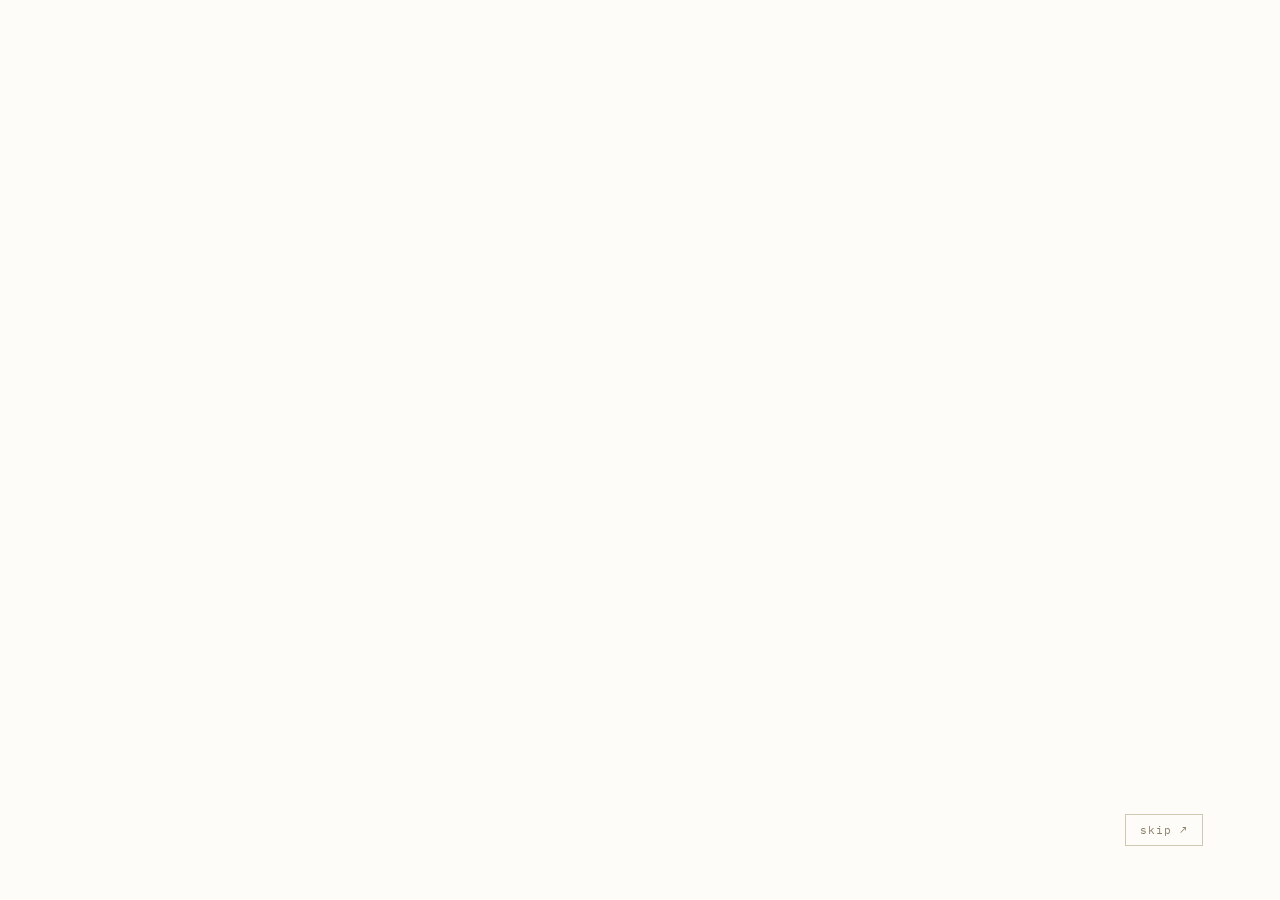
<file: index.html>
<!doctype html>
<html lang="en">
<head>
<meta charset="utf-8">
<meta name="viewport" content="width=device-width, initial-scale=1">
<meta name="description" content="Ayusman Pradhan — Full Stack Developer and CSE student. An interactive desktop, not a scroll page.">
<title>AYUSMAN_OS — Ayusman Pradhan</title>
<link rel="preconnect" href="https://fonts.googleapis.com">
<link rel="preconnect" href="https://fonts.gstatic.com" crossorigin>
<link href="https://fonts.googleapis.com/css2?family=IBM+Plex+Mono:wght@400;500;600;700&family=Instrument+Serif:ital@0;1&display=swap" rel="stylesheet">
<link rel="stylesheet" href="css/os.css">
</head>
<body>

<div id="boot" aria-hidden="true">
  <div id="greetScreen">
    <p class="greet-word"></p>
  </div>
  <div id="bootTerminal"><div id="bootLog"></div><span class="boot-cursor"></span></div>
  <button class="boot-skip" type="button">skip ↗</button>
</div>

<div id="heroView">
  <div id="heroAmbient" aria-hidden="true"></div>
  <div class="hero-inner">
    <div class="hero-text">
      <p class="hero-eyebrow">FULL STACK DEVELOPER · CSE STUDENT</p>
      <h1 class="hero-name" id="heroName" aria-label="Ayusman Pradhan"></h1>
      <p class="hero-quote">Curious about how things work. Serious about making them work.</p>
      <button class="hero-enter" id="enterOsBtn" type="button">
        <span>Enter the OS</span>
        <svg viewBox="0 0 24 24" fill="none" stroke="currentColor" stroke-width="2"><path d="M5 12h14M13 6l6 6-6 6"/></svg>
      </button>
    </div>
    <div class="hero-photo-col">
      <div class="hero-photo"><img src="image/profile-headshot.jpg" alt="Ayusman Pradhan"></div>
      <div class="hero-tags">
        <span class="hero-tag" style="--ti:0">Full&nbsp;Stack&nbsp;Developer</span>
        <span class="hero-tag" style="--ti:1">CSE&nbsp;Student</span>
        <span class="hero-tag" style="--ti:2">Software&nbsp;Engineer</span>
      </div>
    </div>
  </div>
</div>

<div id="osView">
<header id="menubar">
  <div class="mb-left">
    <div class="mb-logo" data-open="about"><span class="mb-avatar"><img src="image/profile-headshot.jpg" alt="Ayusman Pradhan"></span><span class="mb-text">AYUSMAN_OS</span></div>
    <div class="mb-item" data-open="about">About</div>
    <div class="mb-item" data-open="pocketpilot">Work</div>
    <div class="mb-item" data-open="credentials">Credentials</div>
    <div class="mb-item" data-open="contact">Contact</div>
  </div>
  <div class="mb-right">
    <div class="mb-status"><span class="dot"></span>open to opportunities</div>
    <span id="mbClock"></span>
    <button id="mbTheme" class="mb-theme" aria-label="Toggle theme">☾</button>
  </div>
</header>

<main id="desktop">
  <div id="ambient" aria-hidden="true"></div>
  <div class="desktop-hero">
    <p class="dh-eyebrow">FULL STACK DEVELOPER · CSE STUDENT</p>
    <h1>Welcome to my<br><em>operating system.</em></h1>
    <p>Instead of scrolling through my work, open it — double-click the icons or use the dock below. Everything here is a real, working window.</p>
    <div class="dh-hint">
      <svg viewBox="0 0 24 24" fill="none" stroke="currentColor" stroke-width="2"><path d="M9 18l6-6-6-6"/></svg>
      try dragging a window by its title bar
    </div>
  </div>

  <div class="desk-icon" style="left:6vw;top:16%" data-open="folder">
    <div class="di-glyph di-folder">📁</div>
    <div class="di-label">Ayusman_Pradhan/</div>
  </div>
  <div class="desk-icon" style="left:6vw;top:58%" data-open="skills">
    <div class="di-glyph" style="background:#00c48c">SK</div>
    <div class="di-label">Skills.sys</div>
  </div>
  <div class="desk-icon" style="left:6vw;top:72%" data-open="resume">
    <div class="di-glyph" style="background:#ff5d5d;color:#fff">PDF</div>
    <div class="di-label">Resume.pdf</div>
  </div>
  <div class="desk-icon" style="right:7vw;top:14%" data-open="voyara">
    <div class="di-glyph" style="background:#3d5afe;color:#fff">VY</div>
    <div class="di-label">Voyara.app</div>
  </div>
  <div class="desk-icon" style="right:7vw;top:30%" data-open="aerocast">
    <div class="di-glyph" style="background:#ffb703">AC</div>
    <div class="di-label">Aerocast.app</div>
  </div>
  <div class="desk-icon" style="right:7vw;top:46%" data-open="tavryx">
    <div class="di-glyph" style="background:#111;color:#fff">TX</div>
    <div class="di-label">Tavryx.app</div>
  </div>
  <div class="desk-icon" style="right:7vw;top:62%" data-open="ai">
    <div class="di-glyph di-ai">✦</div>
    <div class="di-label">Ask_AI.app</div>
  </div>
</main>

<div class="ctx-hint">windows open · drag to move · double-click title bar to maximize</div>

<nav id="dock">
  <div class="dock-item" data-open="folder" title="Ayusman_Pradhan">📁</div>
  <div class="dock-item" data-open="about" title="About">◐</div>
  <div class="dock-item" data-open="pocketpilot" title="PocketPilot">PP</div>
  <div class="dock-item" data-open="voyara" title="Voyara">VY</div>
  <div class="dock-item" data-open="aerocast" title="Aerocast">AC</div>
  <div class="dock-item" data-open="tavryx" title="Tavryx">TX</div>
  <div class="dock-sep"></div>
  <div class="dock-item" data-open="skills" title="Skills">SK</div>
  <div class="dock-item" data-open="credentials" title="Credentials">★</div>
  <div class="dock-sep"></div>
  <div class="dock-item dock-ai" data-open="ai" title="Ask AI">✦</div>
  <div class="dock-item" data-open="resume" title="Resume">⇩</div>
  <div class="dock-item" data-open="contact" title="Contact">✉</div>
</nav>

<!-- Mobile-only launcher: separate from the desktop dock so the desktop layout is untouched. -->
<nav id="mobileDock" aria-label="Mobile application launcher">
  <button class="mobile-dock-item" data-open="folder" title="Ayusman_Pradhan"><span>📁</span><small>Files</small></button>
  <button class="mobile-dock-item" data-open="about" title="About"><span>◐</span><small>About</small></button>
  <button class="mobile-dock-item" data-open="pocketpilot" title="PocketPilot"><span>PP</span><small>Pocket</small></button>
  <button class="mobile-dock-item" data-open="voyara" title="Voyara"><span>VY</span><small>Voyara</small></button>
  <button class="mobile-dock-item" data-open="aerocast" title="Aerocast"><span>AC</span><small>Aerocast</small></button>
  <button class="mobile-dock-item" data-open="tavryx" title="Tavryx"><span>TX</span><small>Tavryx</small></button>
  <button class="mobile-dock-item" data-open="skills" title="Skills"><span>SK</span><small>Skills</small></button>
  <button class="mobile-dock-item" data-open="credentials" title="Credentials"><span>★</span><small>Creds</small></button>
  <button class="mobile-dock-item mobile-dock-ai" data-open="ai" title="Ask AI"><span>✦</span><small>Ask AI</small></button>
  <button class="mobile-dock-item" data-open="resume" title="Resume"><span>⇩</span><small>Resume</small></button>
  <button class="mobile-dock-item" data-open="contact" title="Contact"><span>✉</span><small>Contact</small></button>
</nav>
</div>
<!-- /#osView -->

<!-- ================= WINDOW CONTENTS ================= -->

<template id="tpl-about">
  <span class="win-kicker">01 · IDENTITY</span>
  <div class="about-avatar">
    <img src="image/profile-headshot.jpg" alt="Ayusman Pradhan">
    <div><div class="aa-name">Ayusman Pradhan</div><div class="aa-role">Full Stack Developer · CSE Student</div></div>
  </div>
  <h2>Curious about how things work.<br><em>Serious about making them work.</em></h2>
  <div class="editor-lines">
    <p>I'm a Computer Science Engineering student (ITER, SOA University, Bhubaneswar) building full-stack products, mobile apps and practical software.</p>
    <p>I like turning ideas into working products — from the first interface sketch to the logic behind it and the final deployment.</p>
    <p>Public speaking and debate taught me how to research quickly, structure ideas and communicate clearly — skills that carry straight into product thinking.</p>
    <p>Currently building PocketPilot, and open to full-stack / mobile internship opportunities.</p>
  </div>
  <div class="win-chip-row"><span>React</span><span>React Native</span><span>Django</span><span>Python</span><span>Bhubaneswar, India</span></div>
</template>

<template id="tpl-pocketpilot">
  <span class="win-kicker">ANDROID · FINTECH</span>
  <h2>PocketPilot</h2>
  <p>A personal finance app built around the payment itself: track expenses, initiate UPI payments through the apps you already use, and organise spending automatically by source and category.</p>
  <div class="app-shot"><img src="assets/pocketpilot-dashboard.jpeg" alt="PocketPilot dashboard"></div>
  <div class="win-chip-row"><span>React Native</span><span>Expo</span><span>UPI flow</span><span>Expense tracking</span></div>
  <a class="win-btn" href="projects/pocketpilot.html">Open full case study ↗</a>
</template>

<template id="tpl-voyara">
  <span class="win-kicker">REACT · TRAVEL</span>
  <h2>Voyara</h2>
  <p>A modern travel explorer built around curated journeys, recommendation scoring, multi-currency filtering and motion-led discovery.</p>
  <div class="app-shot browser-frame">
    <div class="browser-bar"><i></i><i></i><i></i></div>
    <div style="padding:34px 18px;text-align:center;background:linear-gradient(135deg,#eef0ff,#dfe3ff)">
      <strong style="font:800 26px 'IBM Plex Mono';letter-spacing:-.02em">VOYARA</strong>
      <div style="font-size:11px;letter-spacing:.15em;margin-top:8px;color:#54524a">TRAVEL EXPLORER · DISCOVER DIFFERENT</div>
    </div>
  </div>
  <div class="win-chip-row"><span>React</span><span>Vite</span><span>Framer Motion</span></div>
  <a class="win-btn" href="https://voyara-travel-explorer.vercel.app/" target="_blank" rel="noopener">Open live project ↗</a>
</template>

<template id="tpl-aerocast">
  <span class="win-kicker">JAVASCRIPT · WEATHER</span>
  <h2>Aerocast</h2>
  <p>A responsive weather experience focused on fast access to useful conditions, built with a clean, lightweight interface.</p>
  <div class="app-shot browser-frame">
    <div class="browser-bar"><i></i><i></i><i></i></div>
    <div style="padding:34px 18px;text-align:center;background:linear-gradient(135deg,#fff6e0,#ffe8b8)">
      <strong style="font:800 42px 'IBM Plex Mono'">24°</strong>
      <div style="font-size:11px;letter-spacing:.15em;margin-top:8px;color:#54524a">WEATHER EXPERIENCE · LIVE</div>
    </div>
  </div>
  <div class="win-chip-row"><span>JavaScript</span><span>Weather API</span><span>GitHub Pages</span></div>
  <a class="win-btn" href="https://technerd13-hub.github.io/Aerocast/" target="_blank" rel="noopener">Open live project ↗</a>
</template>

<template id="tpl-tavryx">
  <span class="win-kicker">AI · CHATBOT · INTELLIGENCE</span>
  <h2>TAVRYX</h2>
  <p>An adaptive AI situation-intelligence interface that turns a raw signal into a living situation, exposing state, change, trajectory and decision context as new evidence arrives.</p>
  <div class="app-shot browser-frame">
    <div class="browser-bar"><i></i><i></i><i></i></div>
    <div style="padding:34px 18px;text-align:center;background:linear-gradient(135deg,#f2f2f0,#dcdcd8)">
      <strong style="font:800 30px 'IBM Plex Mono';letter-spacing:-.04em">TAVRYX</strong>
      <div style="font-size:11px;letter-spacing:.15em;margin-top:8px;color:#54524a">SIGNAL · STATE · DECISION · EVOLUTION</div>
    </div>
  </div>
  <div class="win-chip-row"><span>AI</span><span>Adaptive reasoning</span><span>State tracking</span></div>
  <a class="win-btn" href="https://tavryx-1.onrender.com/" target="_blank" rel="noopener">Open live project ↗</a>
</template>

<template id="tpl-skills">
  <span class="win-kicker">02 · SYSTEM</span>
  <h2>Installed <em>capabilities.</em></h2>
  <div class="skill-row"><div><div class="sk-name">Python</div><div class="sk-cat">development</div></div><div class="toggle"></div></div>
  <div class="skill-row"><div><div class="sk-name">JavaScript</div><div class="sk-cat">development</div></div><div class="toggle"></div></div>
  <div class="skill-row"><div><div class="sk-name">React / React Native</div><div class="sk-cat">development</div></div><div class="toggle"></div></div>
  <div class="skill-row"><div><div class="sk-name">Django</div><div class="sk-cat">development</div></div><div class="toggle"></div></div>
  <div class="skill-row"><div><div class="sk-name">HTML5 / CSS3</div><div class="sk-cat">development</div></div><div class="toggle"></div></div>
  <div class="skill-row"><div><div class="sk-name">Git &amp; GitHub</div><div class="sk-cat">tools</div></div><div class="toggle"></div></div>
  <div class="skill-row"><div><div class="sk-name">Vercel · REST APIs</div><div class="sk-cat">tools</div></div><div class="toggle"></div></div>
  <div class="skill-row"><div><div class="sk-name">Public Speaking &amp; Debate</div><div class="sk-cat">people</div></div><div class="toggle"></div></div>
</template>

<template id="tpl-credentials">
  <span class="win-kicker">03 · VERIFIED</span>
  <h2>Certifications &amp; <em>achievements.</em></h2>
  <div class="cred-row" data-kind="cert"><div class="cred-glyph">GA</div><div><h4>Generative AI Mastermind</h4><small>OutSkill · Certification</small></div></div>
  <div class="cred-row" data-kind="cert"><div class="cred-glyph">CC</div><div><h4>Claude Code in Action</h4><small>Anthropic · Certification</small></div></div>
  <div class="cred-row" data-kind="award"><div class="cred-glyph">01</div><div><h4>District-Level Debate Champion</h4><small>Competitive public speaking &amp; debate</small></div></div>
  <div class="cred-row" data-kind="award"><div class="cred-glyph">02</div><div><h4>State-Level Debate Award Winner</h4><small>Competitive public speaking &amp; debate</small></div></div>
</template>

<template id="tpl-resume">
  <span class="win-kicker">FILE</span>
  <h2>Resume.pdf</h2>
  <div class="pdf-chrome">
    <div class="pdf-icon">PDF</div>
    <p style="margin:0 0 18px">Ayusman Pradhan — Full Stack Developer<br>Updated 2026</p>
    <a class="win-btn" href="assets/Ayusman_Pradhan_Resume.pdf" target="_blank" rel="noopener">Open resume ↗</a>
  </div>
</template>

<template id="tpl-contact">
  <span class="win-kicker">04 · COMPOSE</span>
  <h2>Have something<br><em>worth building?</em></h2>
  <p>Tell me what you're working on — I'll get back to you.</p>
  <form id="osContactForm" class="compose">
    <label>To</label>
    <input value="ayusmanpradhan1306@gmail.com" disabled>
    <label>From (your name)</label>
    <input name="name" required placeholder="Your name">
    <label>Reply-to (your email)</label>
    <input name="email" type="email" required placeholder="you@company.com">
    <label>Message</label>
    <textarea name="message" rows="5" required placeholder="Tell me about the project or opportunity..."></textarea>
    <div style="margin-top:16px"><button class="win-btn" type="submit">Send enquiry ↗</button></div>
    <p id="osFormStatus"></p>
  </form>
  <div class="win-chip-row" style="margin-top:22px">
    <a href="https://github.com/TechNerd13-hub" target="_blank" rel="noopener">GitHub ↗</a>
    <a href="https://www.linkedin.com/in/ayusman-pradhan-425b21329" target="_blank" rel="noopener">LinkedIn ↗</a>
  </div>
</template>

<template id="tpl-folder">
  <span class="win-kicker">FOLDER · 7 ITEMS</span>
  <h2>Ayusman_Pradhan<em>/</em></h2>
  <p>Everything about me, filed away. Double-click anything to open it.</p>
  <div class="folder-grid">
    <div class="folder-file" data-open="about"><div class="ff-icon" style="background:#3d5afe;color:#fff">◐</div><span>About.txt</span></div>
    <div class="folder-file" data-open="resume"><div class="ff-icon" style="background:#ff5d5d;color:#fff">PDF</div><span>Resume.pdf</span></div>
    <div class="folder-file" data-open="skills"><div class="ff-icon" style="background:#00c48c">SK</div><span>Skills.sys</span></div>
    <div class="folder-file" data-open="credentials"><div class="ff-icon" style="background:var(--mustard)">★</div><span>Credentials.cert</span></div>
    <div class="folder-file" data-open="pocketpilot"><div class="ff-icon" style="background:var(--ink);color:#fff">PP</div><span>PocketPilot.app</span></div>
    <div class="folder-file" data-open="tavryx"><div class="ff-icon" style="background:#111;color:#fff">TX</div><span>Tavryx.app</span></div>
    <div class="folder-file" data-open="contact"><div class="ff-icon" style="background:#eee;border:2px solid var(--ink)">✉</div><span>Contact.app</span></div>
  </div>
</template>

<template id="tpl-ai">
  <span class="win-kicker">✦ ASK_AI · LOCAL, NO DATA LEAVES THIS PAGE</span>
  <h2>Ask me <em>anything.</em></h2>
  <p>A small offline assistant trained on one dataset: me. Try a question below.</p>
  <div class="ai-chips">
    <button type="button" class="ai-chip">What are your skills?</button>
    <button type="button" class="ai-chip">Tell me about PocketPilot</button>
    <button type="button" class="ai-chip">How can I contact you?</button>
    <button type="button" class="ai-chip">Are you open to internships?</button>
  </div>
  <div class="ai-log" id="aiLog">
    <div class="ai-msg bot"><div class="ai-avatar">AI</div><div class="ai-bubble">Hey — I'm a tiny rule-based assistant, not a live model. Ask about Ayusman's skills, projects, certifications or how to reach him.</div></div>
  </div>
  <form id="aiForm" class="ai-input-row">
    <input id="aiInput" type="text" placeholder="Ask a question…" autocomplete="off">
    <button class="win-btn" type="submit">Send</button>
  </form>
</template>

<script src="js/os.js"></script>
</body>
</html>
</file>
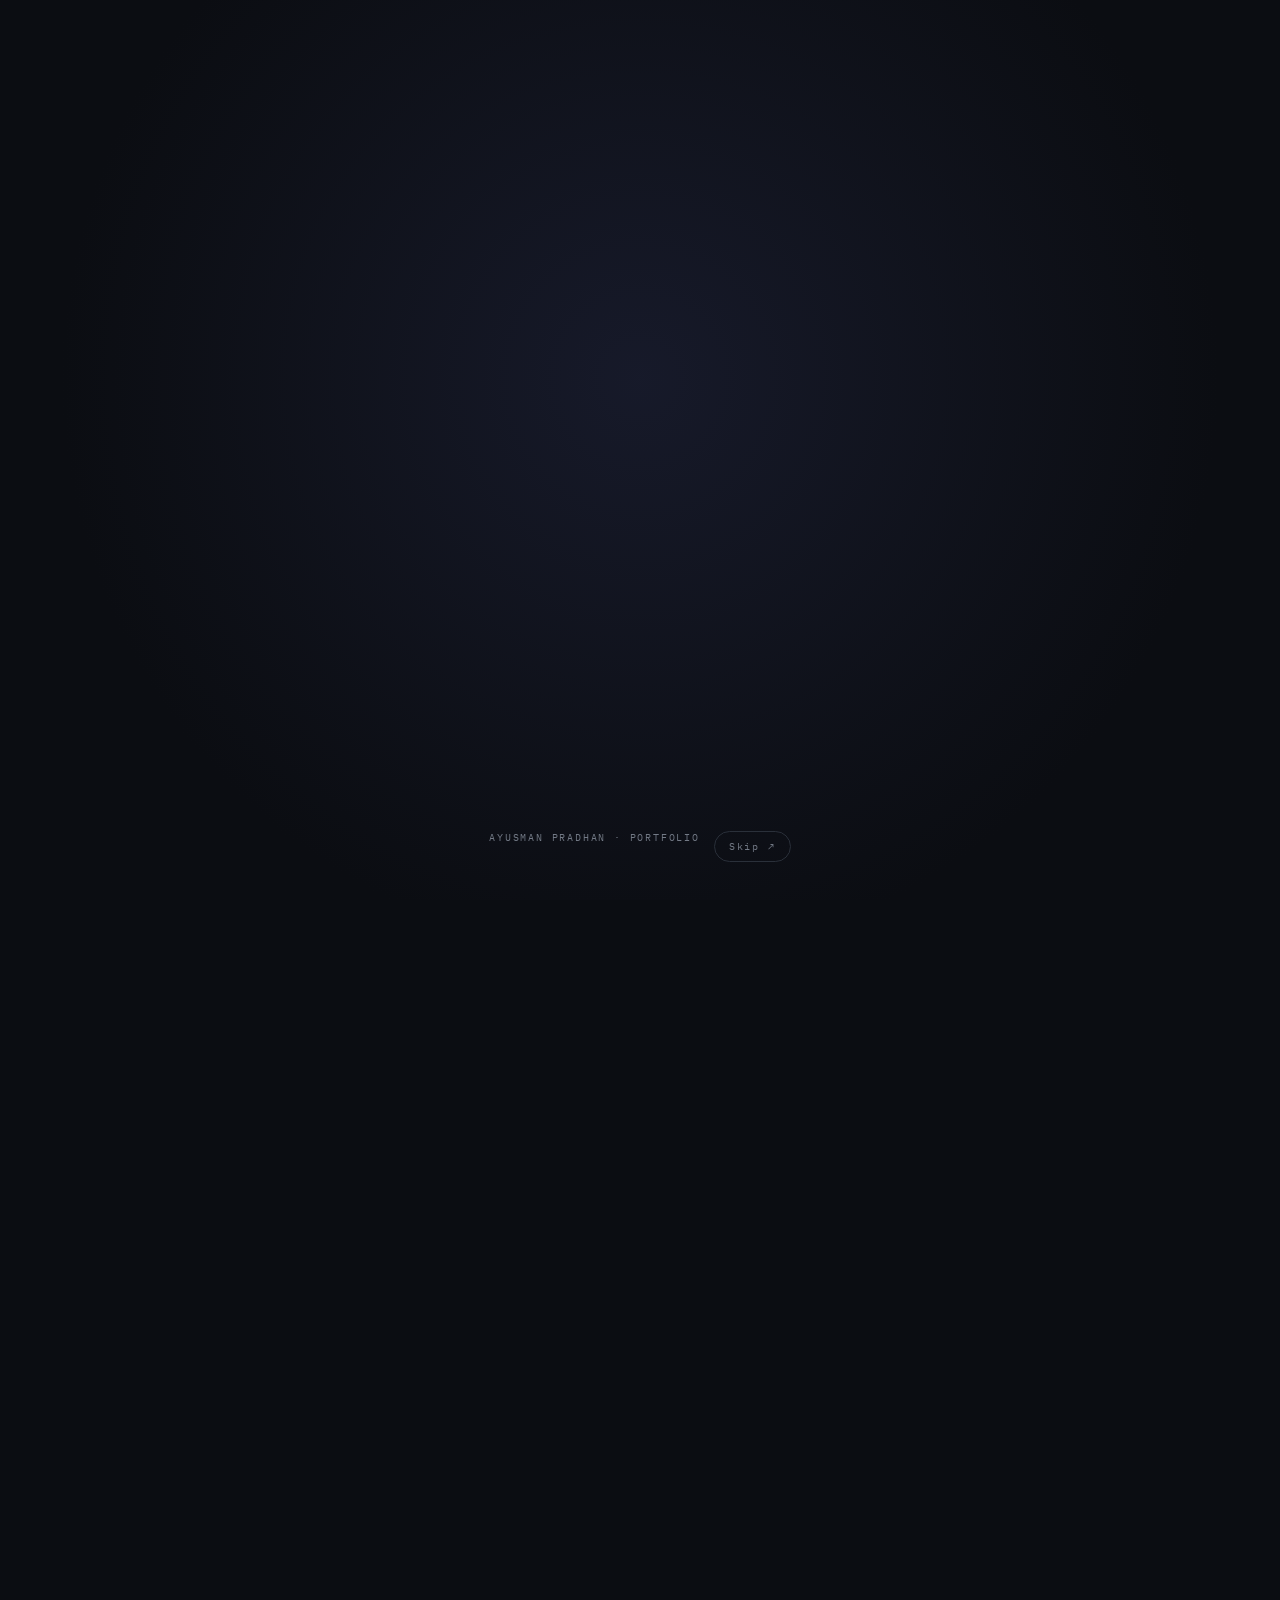
<file: classic.html>
<!doctype html>
<html lang="en" data-theme="dark">
<head>
<meta charset="utf-8">
<meta name="viewport" content="width=device-width, initial-scale=1">
<meta name="description" content="Ayusman Pradhan — Full Stack Developer and CSE student.">
<title>Ayusman Pradhan — Full Stack Developer</title>
<link rel="preconnect" href="https://fonts.googleapis.com">
<link rel="preconnect" href="https://fonts.gstatic.com" crossorigin>
<link href="https://fonts.googleapis.com/css2?family=IBM+Plex+Mono:wght@400;500;600&family=Inter:wght@400;500;600;700;800&family=Space+Grotesk:wght@500;600;700&display=swap" rel="stylesheet">
<link rel="stylesheet" href="css/style.css">
</head>
<body>
<div id="introLoader" aria-hidden="true">
  <div class="intro-stage">
    <p class="intro-word"></p>
    <div class="intro-name"></div>
  </div>
  <div class="intro-foot"><span>AYUSMAN PRADHAN · PORTFOLIO</span><button class="intro-skip" type="button">Skip ↗</button></div>
</div>
<div class="grain"></div><div class="cursor-glow"></div><div class="progress"><span></span></div>

<header class="nav">
  <a class="brand" href="#home"><strong>AP</strong><span>AYUSMAN PRADHAN</span></a>
  <nav class="desktop-nav">
    <a href="#about">About</a><a href="#work">Work</a><a href="#skills">Skills</a><a href="#credentials">Credentials</a><a href="#contact">Contact</a>
  </nav>
  <div class="nav-tools">
    <button id="themeToggle" class="theme-btn" aria-label="Toggle theme">☼</button>
    <a class="nav-cta magnetic" href="#contact">Let's talk <span>↗</span></a>
    <button class="menu" aria-label="Open menu"><i></i><i></i></button>
  </div>
</header>
<div class="mobile-menu"><a href="#about">About</a><a href="#work">Work</a><a href="#skills">Skills</a><a href="#credentials">Credentials</a><a href="#contact">Contact</a></div>

<main id="home">
<section class="hero">
  <div class="hero-top">
    <p class="eyebrow reveal">FULL STACK DEVELOPER <b>·</b> CSE STUDENT</p>
    <div class="availability reveal delay-1"><span></span> Open to opportunities</div>
  </div>
  <div class="hero-main">
    <div class="hero-copy">
      <h1 class="display"><span class="line">I build</span><span class="line accent-word">useful</span><span class="line">digital things.</span></h1>
      <p class="hero-lede reveal delay-2">I'm Ayusman Pradhan — a Computer Science Engineering student building full-stack products, responsive interfaces and practical software.</p>
      <div class="hero-actions reveal delay-3">
        <a class="btn primary magnetic" href="#work">Explore my work <span>↘</span></a>
        <a class="btn secondary magnetic" href="assets/Ayusman_Pradhan_Resume.pdf" target="_blank" rel="noopener">View resume <span>↗</span></a>
      </div>
      <div class="social-row reveal delay-4">
        <a href="https://github.com/TechNerd13-hub" target="_blank" rel="noopener">GitHub <span>↗</span></a>
        <a href="https://www.linkedin.com/in/ayusman-pradhan-425b21329" target="_blank" rel="noopener">LinkedIn <span>↗</span></a>
        <a href="mailto:ayusmanpradhan1306@gmail.com">Email <span>↗</span></a>
      </div>
    </div>
    <div class="hero-visual reveal-scale">
      <div class="visual-back">BUILD<br>BETTER.</div>
      <div class="galaxy-profile">
      <div class="galaxy-ring ring-one"></div>
      <div class="galaxy-ring ring-two"></div>
      <div class="galaxy-ring ring-three"></div>
      <span class="galaxy-star star-one"></span>
      <span class="galaxy-star star-two"></span>
      <span class="galaxy-star star-three"></span>
      <span class="galaxy-star star-four"></span>
      <span class="galaxy-star star-five"></span>
      <div class="photo-frame"><img src="image/profile.jpg" alt="Ayusman Pradhan" width="360" height="480" fetchpriority="high" decoding="async"></div>
    </div>
      <div class="visual-card one"><small>CURRENTLY</small><strong>Building PocketPilot</strong></div>
      <div class="visual-card two"><small>FOCUS</small><strong>Full-stack products</strong></div>
    </div>
  </div>
  <div class="hero-bottom"><span>SCROLL</span><span class="line"></span><span>01</span></div>
</section>

<section class="marquee" aria-label="Portfolio motion banner">
  <div class="marquee-track"><span>LEARN</span><i>•</i><span>SHIFT</span><i>•</i><span>REPEAT</span><i>•</i><span>BUILD</span><i>•</i><span>LEARN</span><i>•</i><span>SHIFT</span><i>•</i><span>REPEAT</span><i>•</i><span>BUILD</span><i>•</i></div>
  <div class="marquee-track ghost" aria-hidden="true"><span>MAKE</span><i>•</i><span>TEST</span><i>•</i><span>SHIP</span><i>•</i><span>REFINE</span><i>•</i><span>MAKE</span><i>•</i><span>TEST</span><i>•</i><span>SHIP</span><i>•</i></div>
</section>

<section id="about" class="section about">
  <div class="section-meta">01 / ABOUT</div>
  <div class="about-layout">
    <h2 class="section-title reveal">Curious about how things work.<br><em>Serious about making them work.</em></h2>
    <div class="about-copy reveal delay-1">
      <p>I like turning ideas into working products — from the first interface sketch to the logic behind it and the final deployment.</p>
      <p>Alongside development, public speaking and debate have taught me how to research quickly, structure ideas and communicate clearly.</p>
    </div>
  </div>
</section>

<section id="work" class="section work">
  <div class="section-head">
    <div><div class="section-meta">02 / SELECTED WORK</div><h2 class="section-title reveal">A few things<br><em>I've built.</em></h2></div>
    <p class="section-intro reveal">Focused projects with a clear problem, a deliberate interface and something real behind the screen.</p>
  </div>

  <article class="project project-main reveal">
    <div class="project-info">
      <div class="project-index">01</div>
      <span class="tag">ANDROID · FINTECH · PRODUCT</span>
      <h3>PocketPilot</h3>
      <p>Personal finance app designed to connect spending and payment behaviour. Users can track expenses, initiate UPI payments through the apps they use and organise spending automatically by source and category.</p>
      <div class="chips"><span>React Native</span><span>Expo</span><span>UPI flow</span><span>Expense tracking</span></div>
      <a class="project-link" href="projects/pocketpilot.html">View project <b>↗</b></a>
    </div>
    <div class="project-image pocketpilot-stage">
      <div class="stage-grid" aria-hidden="true"></div>
      <div class="phone-wrap">
        <img src="assets/pocketpilot-dashboard.jpeg" alt="PocketPilot dashboard showing budget, savings and upcoming subscription tracking" loading="lazy" decoding="async" fetchpriority="low">
      </div>
      <div class="stage-note note-a"><small>LIVE PRODUCT</small><strong>Budget → Savings → Subscriptions</strong></div>
      <div class="stage-note note-b"><small>PAYMENT FLOW</small><strong>UPI intent + expense tracking</strong></div>
    </div>
  </article>

  <div class="project-grid">
    <article class="project compact reveal">
      <div class="project-info">
        <div class="project-index">02</div><span class="tag">REACT · TRAVEL</span><h3 class="project-name">Voyara <small>Travel Explorer</small></h3>
        <p>A modern travel explorer built around curated journeys, recommendation scoring, multi-currency filtering and motion-led discovery.</p>
        <div class="chips"><span>React</span><span>Vite</span><span>Framer Motion</span></div>
        <a class="project-link" href="https://voyara-travel-explorer.vercel.app/" target="_blank" rel="noopener">Open project <b>↗</b></a>
      </div>
      <div class="project-visual voyara">
        <div class="project-poster-title">VOYARA</div>
        <small>TRAVEL EXPLORER · DISCOVER DIFFERENT</small>
        <div class="poster-orbit orbit-one"></div><div class="poster-orbit orbit-two"></div>
      </div>
    </article>
    <article class="project compact reveal delay-1">
      <div class="project-info">
        <div class="project-index">03</div><span class="tag">JAVASCRIPT · WEATHER</span><h3 class="project-name">Aerocast <small>Weather Experience</small></h3>
        <p>A responsive weather experience focused on fast access to useful conditions and a clean, lightweight interface.</p>
        <div class="chips"><span>JavaScript</span><span>Weather API</span><span>GitHub Pages</span></div>
        <a class="project-link" href="https://technerd13-hub.github.io/Aerocast/" target="_blank" rel="noopener">Open project <b>↗</b></a>
      </div>
      <div class="project-visual aerocast">
        <div class="project-poster-title">AEROCAST</div>
        <strong>24°</strong>
        <small>WEATHER EXPERIENCE · LIVE</small>
        <div class="weather-orb"></div>
      </div>
    </article>
  </div>
</section>

<section id="skills" class="section skills">
  <div class="section-meta">03 / SKILLS</div>
  <div class="skills-layout">
    <div><h2 class="section-title reveal">Tools I use.<br><em>Things I bring.</em></h2><p class="section-intro reveal">Technical skills are only half the toolkit.</p></div>
    <div class="skill-list reveal delay-1">
      <div class="skill-group"><small>DEVELOPMENT</small><div><span>Python</span><span>JavaScript</span><span>HTML5</span><span>CSS3</span><span>Django</span><span>React</span><span>React Native</span><span>Expo</span></div></div>
      <div class="skill-group"><small>TOOLS & PLATFORM</small><div><span>Git</span><span>GitHub</span><span>Vercel</span><span>REST APIs</span><span>Responsive Design</span><span>VS Code</span></div></div>
      <div class="skill-group"><small>PEOPLE SKILLS</small><div><span>Public Speaking</span><span>Debate</span><span>Communication</span><span>Problem Solving</span></div></div>
    </div>
  </div>
</section>

<section class="section learning">
  <div class="section-meta">04 / LEARNING BY DOING</div>
  <h2 class="section-title reveal learning-title"><span>Learning by</span> <em>doing.</em></h2>
  <div class="learning-grid">
    <div class="learning-item reveal"><span class="year">2024 — 2028</span><div><span class="tag">EDUCATION</span><h3>B.Tech — Computer Science & Engineering</h3><p>ITER, Siksha 'O' Anusandhan University, Bhubaneswar.</p></div></div>
    <div class="learning-item reveal delay-1"><span class="year">NOW</span><div><span class="tag">ROLE</span><h3>Full Stack Developer</h3><p>Building web and mobile products while expanding my backend and product engineering skills.</p></div></div>
  </div>
</section>

<section class="section internship">
  <div class="section-meta">05 / EXPERIENCE</div>
  <div class="internship-card reveal">
    <div><span class="tag">INTERNSHIP · 2026</span><h2>Web Development Intern<br><em>Thiranex</em></h2></div>
    <p>Project-based web development work focused on practical implementation, shipping features and building real project experience.</p>
  </div>
</section>

<section id="credentials" class="section credentials">
  <div class="section-meta">06 / CERTIFICATIONS &amp; ACHIEVEMENTS</div>
  <div class="credentials-layout">
    <h2 class="section-title reveal">Proof, on<br><em>the record.</em></h2>
    <p class="section-intro reveal delay-1">Courses I've completed and recognition I've earned outside the codebase.</p>
  </div>
  <div class="credential-grid">
    <div class="credential-card reveal" data-kind="cert">
      <div class="credential-badge">GA</div>
      <span class="credential-kind">CERTIFICATION</span>
      <h3>Generative AI Mastermind</h3>
      <p>OutSkill</p>
    </div>
    <div class="credential-card reveal delay-1" data-kind="cert">
      <div class="credential-badge">CC</div>
      <span class="credential-kind">CERTIFICATION</span>
      <h3>Claude Code in Action</h3>
      <p>Anthropic</p>
    </div>
    <div class="credential-card reveal delay-2" data-kind="award">
      <div class="credential-badge">01</div>
      <span class="credential-kind">ACHIEVEMENT</span>
      <h3>District-Level Debate Champion</h3>
      <p>Competitive public speaking &amp; debate</p>
    </div>
    <div class="credential-card reveal delay-3" data-kind="award">
      <div class="credential-badge">02</div>
      <span class="credential-kind">ACHIEVEMENT</span>
      <h3>State-Level Debate Award Winner</h3>
      <p>Competitive public speaking &amp; debate</p>
    </div>
  </div>
</section>

<section class="section statement">
  <div class="statement-grid">
    <h2 class="statement-title reveal"><span class="statement-line">Build things</span><span class="statement-line">people can <em>feel.</em></span><span class="statement-line soft-line">Not just see.</span></h2>
    <p class="reveal delay-1">I care about the details that make a product feel intentional: the interaction, the hierarchy, the feedback and the reason behind every screen.</p>
  </div>
</section>

<section id="contact" class="contact">
  <div class="contact-inner">
    <div class="section-meta">07 / CONTACT</div>
    <h2 class="contact-title reveal">Have something<br><em>worth building?</em></h2>
    <p class="contact-intro reveal">Tell me what you're working on. Include your company or organisation if relevant, and I'll get back to you.</p>
    <form id="contactForm" class="contact-form reveal">
      <label><span>Name</span><input name="name" required placeholder="Your name"></label>
      <label><span>Email</span><input name="email" type="email" required placeholder="you@company.com"></label>
      <label><span>Company / Organisation</span><input name="company" placeholder="Optional"></label>
      <label class="wide"><span>Message</span><textarea name="message" rows="5" required placeholder="Tell me about the project or opportunity..."></textarea></label>
      <button class="btn primary magnetic" type="submit">Send enquiry <span>↗</span></button>
      <p id="formStatus"></p>
    </form>
    <div class="contact-links"><a href="mailto:ayusmanpradhan1306@gmail.com">ayusmanpradhan1306@gmail.com ↗</a><a href="https://github.com/TechNerd13-hub" target="_blank" rel="noopener">GitHub ↗</a><a href="https://www.linkedin.com/in/ayusman-pradhan-425b21329" target="_blank" rel="noopener">LinkedIn ↗</a></div>
  </div>
</section>
</main>
<footer><span>© 2026 Ayusman Pradhan</span><a href="index.html" style="color:var(--accent)">Try the interactive OS version ↗</a><span>FULL STACK DEVELOPER · BHUBANESWAR, INDIA</span></footer>
<script src="js/script.js"></script>
</body></html>
</file>
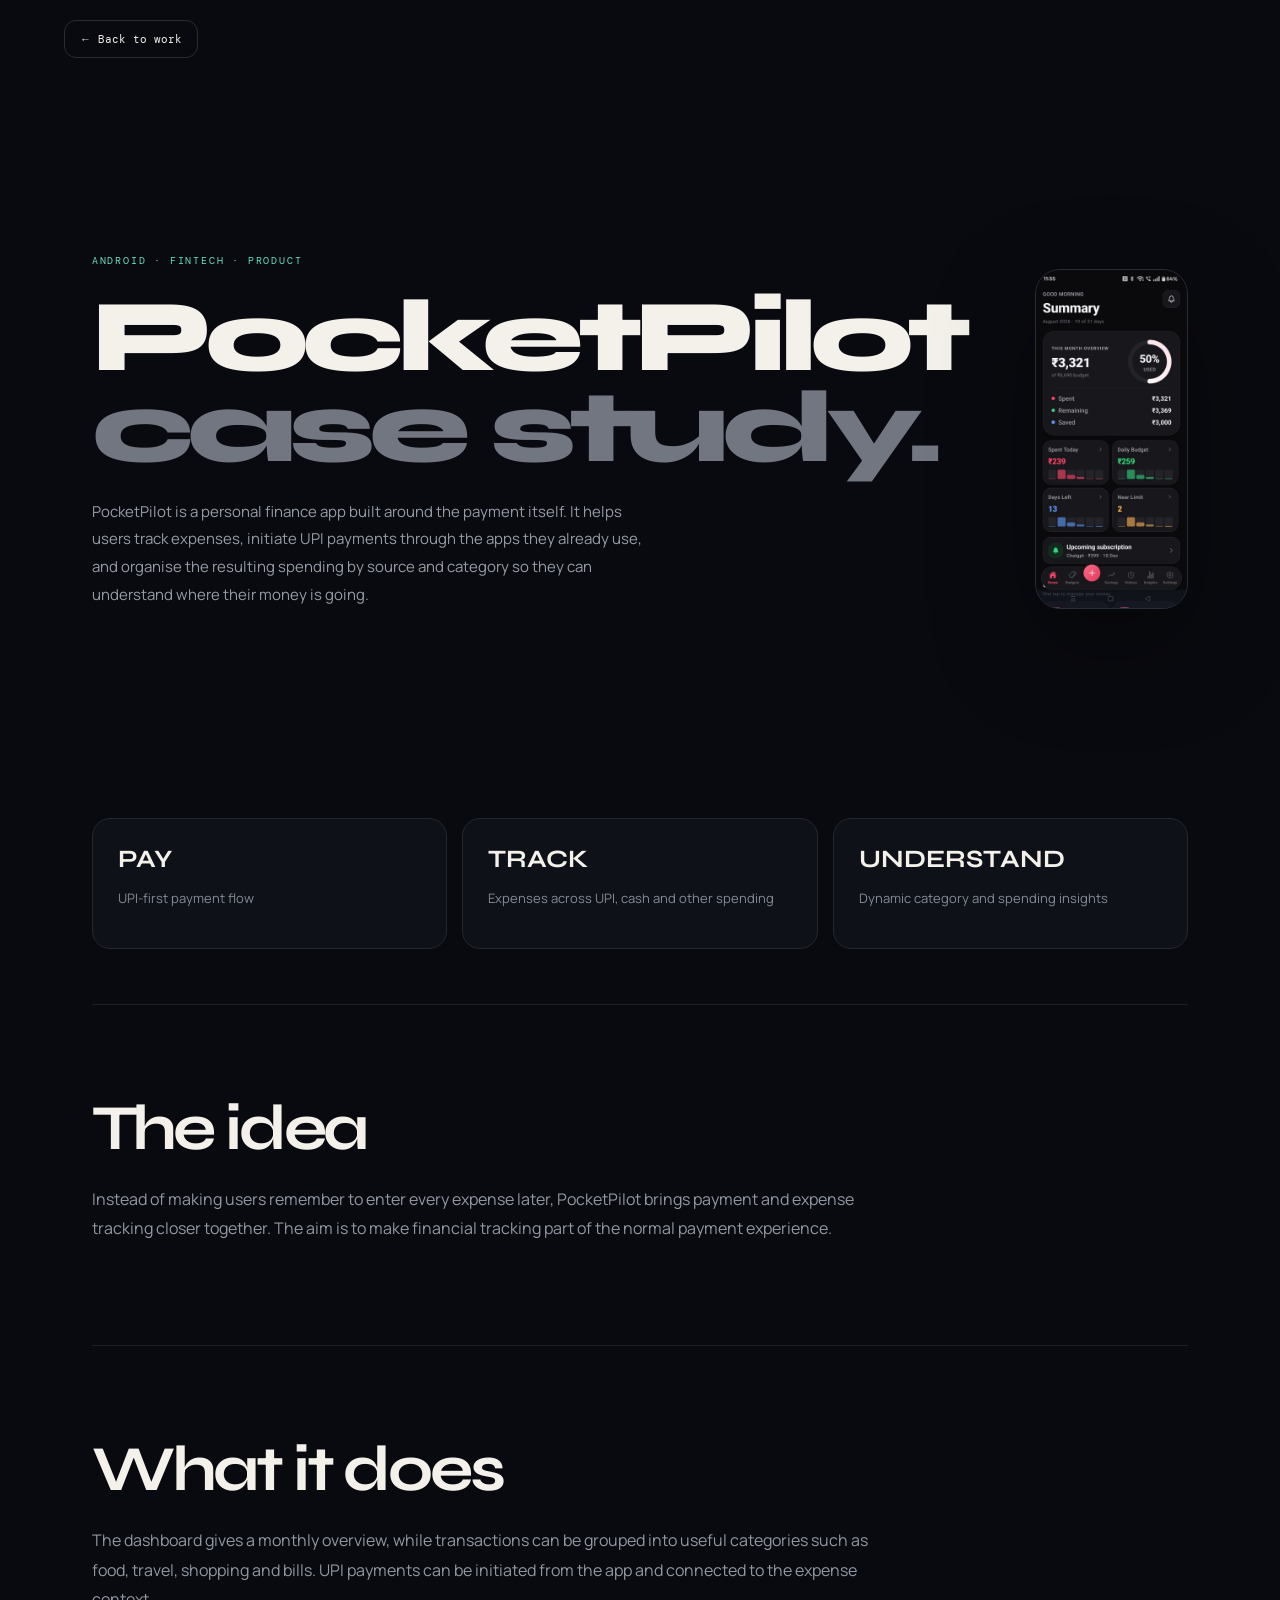
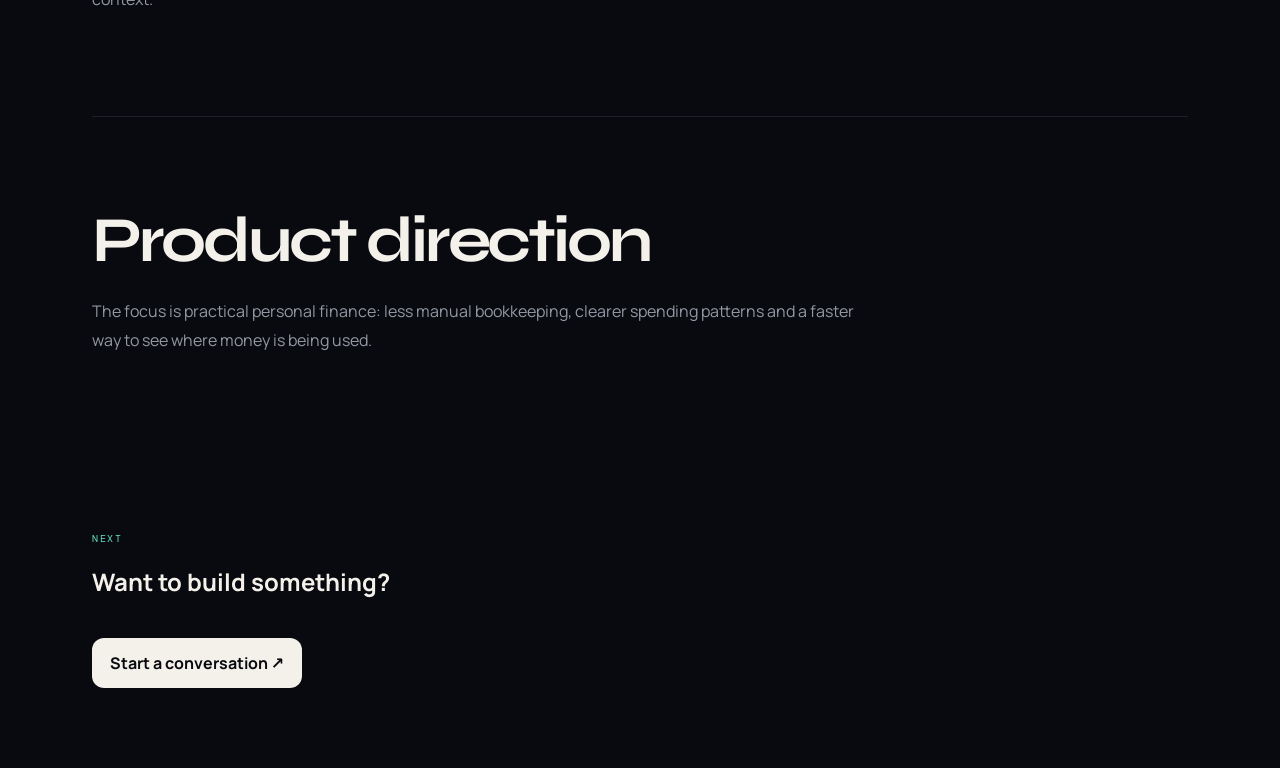
<file: projects/pocketpilot.html>
<!doctype html><html lang="en"><head><meta charset="utf-8"><meta name="viewport" content="width=device-width,initial-scale=1"><title>PocketPilot — Ayusman Pradhan</title><link rel="preconnect" href="https://fonts.googleapis.com"><link rel="preconnect" href="https://fonts.gstatic.com" crossorigin><link href="https://fonts.googleapis.com/css2?family=DM+Mono:wght@400;500&family=Manrope:wght@400;600;700;800&family=Syne:wght@600;700;800&display=swap" rel="stylesheet"><link rel="stylesheet" href="../css/detail.css"></head><body><a class="back" href="../classic.html#work">← Back to work</a><main class="page"><section class="hero"><div><div class="kicker">ANDROID · FINTECH · PRODUCT</div><h1>PocketPilot<br><span>case study.</span></h1><p>PocketPilot is a personal finance app built around the payment itself. It helps users track expenses, initiate UPI payments through the apps they already use, and organise the resulting spending by source and category so they can understand where their money is going.</p></div><div class="preview"><img src="../assets/pocketpilot-dashboard.jpeg" alt="PocketPilot project visual"></div></section><div class="feature-grid"><div class="feature"><b>PAY</b><p>UPI-first payment flow</p></div><div class="feature"><b>TRACK</b><p>Expenses across UPI, cash and other spending</p></div><div class="feature"><b>UNDERSTAND</b><p>Dynamic category and spending insights</p></div></div><section class="section"><h2>The idea</h2><p>Instead of making users remember to enter every expense later, PocketPilot brings payment and expense tracking closer together. The aim is to make financial tracking part of the normal payment experience.</p></section><section class="section"><h2>What it does</h2><p>The dashboard gives a monthly overview, while transactions can be grouped into useful categories such as food, travel, shopping and bills. UPI payments can be initiated from the app and connected to the expense context.</p></section><section class="section"><h2>Product direction</h2><p>The focus is practical personal finance: less manual bookkeeping, clearer spending patterns and a faster way to see where money is being used.</p></section><div class="cta"><div class="kicker">NEXT</div><h2>Want to build something?</h2><a href="../classic.html#contact">Start a conversation ↗</a></div></main></body></html>
</file>
<file: css/os.css>
/* =========================================================
   AYUSMAN_OS — a fictional desktop OS, styled as a portfolio.
   Neo-brutalist: paper windows, hard offset shadows, no blur.
   ========================================================= */
*{box-sizing:border-box}
:root{
  --navy:#0d1526;
  --navy2:#131e34;
  --grid-line:#1c2740;
  --paper:#f6f1e4;
  --paper2:#efe8d5;
  --ink:#14151a;
  --ink-soft:#54524a;
  --line:#14151a;
  --mustard:#ffb703;
  --coral:#ff5d5d;
  --mint:#00c48c;
  --blue:#3d5afe;
  --shadow-off:6px;
  /* theme-swappable desktop tokens (LIGHT = default) */
  --desktop-bg:#f4f1e6;
  --desktop-grid:#e2dac0;
  --desktop-text:#181410;
  --desktop-text-soft:#5f5646;
  --desktop-hint:#8a7f68;
}
html[data-os-theme="dark"]{
  --desktop-bg:var(--navy);
  --desktop-grid:var(--grid-line);
  --desktop-text:#ffffff;
  --desktop-text-soft:#aab2c8;
  --desktop-hint:#7c86a3;
}
html,body{height:100%}
body{
  margin:0;background:var(--desktop-bg);color:var(--ink);
  font-family:"IBM Plex Mono",monospace;
  overflow:hidden;
  transition:background-color .5s ease;
}
a{color:inherit}
button{font:inherit}
::selection{background:var(--mustard);color:var(--ink)}

/* ---------- VIEWS: hero and OS are full-screen views, toggled (no scroll) ---------- */
#heroView,#osView{position:fixed;inset:0;overflow:hidden}
#heroView{
  z-index:20;
  transition:opacity .6s cubic-bezier(.4,0,.2,1),transform .6s cubic-bezier(.4,0,.2,1),filter .6s ease;
}
#heroView.hero-leaving{opacity:0;transform:scale(1.04);filter:blur(6px);pointer-events:none}
#heroView.hero-gone{display:none}
#osView{
  z-index:10;opacity:0;transform:scale(.97);pointer-events:none;
  transition:opacity .6s cubic-bezier(.4,0,.2,1) .1s,transform .6s cubic-bezier(.4,0,.2,1) .1s;
  background-image:
    radial-gradient(circle at 18% 20%,rgba(61,90,254,.10),transparent 40%),
    radial-gradient(circle at 84% 78%,rgba(255,183,3,.08),transparent 38%),
    linear-gradient(var(--desktop-grid) 1px,transparent 1px),
    linear-gradient(90deg,var(--desktop-grid) 1px,transparent 1px);
  background-size:auto,auto,42px 42px,42px 42px;
  background-color:var(--desktop-bg);
}
#osView.os-active{opacity:1;transform:none;pointer-events:auto}
@media(prefers-reduced-motion:reduce){
  #heroView,#osView{transition:opacity .3s ease}
  #heroView.hero-leaving{transform:none;filter:none}
  #osView{transform:none}
}

/* ---------- BOOT SEQUENCE (white greeting → terminal) ---------- */
#boot{
  position:fixed;inset:0;z-index:500;background:#fff;color:#5dffb0;
  font-family:"IBM Plex Mono",monospace;
  transition:opacity .5s ease,filter .5s ease;
}
#boot.boot-exit{opacity:0;filter:blur(8px);pointer-events:none}
#boot.boot-hidden{display:none}

/* --- Phase A: white greeting screen --- */
#greetScreen{
  position:absolute;inset:0;display:flex;align-items:center;justify-content:center;
  background:#fdfcf8;
  transition:opacity .45s ease,transform .45s cubic-bezier(.4,0,1,1);
}
#greetScreen.greet-exit{opacity:0;transform:scale(1.06)}
#greetScreen.greet-hidden{display:none}
.greet-word{
  margin:0;font-family:"Instrument Serif",serif;font-style:italic;font-weight:400;
  font-size:clamp(48px,9vw,120px);color:#181410;opacity:0;letter-spacing:-.01em;
}
.greet-word.pop{animation:greetWordPop .62s cubic-bezier(.16,1,.3,1) both}
@keyframes greetWordPop{
  0%{opacity:0;transform:translateY(14px) scale(.95)}
  35%{opacity:1;transform:none}
  75%{opacity:1}
  100%{opacity:0;transform:translateY(-10px) scale(.97)}
}

/* --- Phase B: terminal --- */
#bootTerminal{position:absolute;inset:0;background:#050608;color:#5dffb0;padding:8vh 6vw;display:flex;flex-direction:column;gap:2px;font-size:14px;line-height:1.75;opacity:0;transition:opacity .4s ease}
#bootTerminal.show{opacity:1}
#bootLog .boot-line{opacity:0;white-space:pre-wrap;animation:bootIn .05s ease forwards}
#bootLog .boot-line b{color:#fff}
#bootLog .boot-line.dim{color:#2f8f66}
.boot-cursor{display:none}
#bootTerminal.show .boot-cursor{display:inline-block;width:9px;height:16px;background:#5dffb0;vertical-align:-3px;animation:bootBlink 1s step-end infinite}
@keyframes bootIn{to{opacity:1}}
@keyframes bootBlink{50%{opacity:0}}
#boot .boot-skip{position:absolute;bottom:6vh;right:6vw;z-index:5;background:transparent;border:1px solid #cfc8b3;color:#8a7f68;padding:8px 14px;cursor:pointer;font:11px "IBM Plex Mono";letter-spacing:.1em;transition:.2s}
#boot .boot-skip:hover{color:#181410;border-color:#181410}
#boot.boot-phase-terminal .boot-skip{border-color:#2f8f66;color:#5dffb0}
#boot.boot-phase-terminal .boot-skip:hover{background:#5dffb0;color:#050505}
@media(max-width:700px){
  #bootTerminal{font-size:12px;padding:9vh 6vw}
}
@media(prefers-reduced-motion:reduce){
  .greet-word.pop{animation:none;opacity:1;transform:none}
}

/* ---------- MENU BAR ---------- */
#menubar{
  position:absolute;top:0;left:0;right:0;height:38px;z-index:60;
  display:flex;align-items:center;justify-content:space-between;
  padding:0 14px;background:var(--paper);border-bottom:2px solid var(--ink);
  font-size:12px;letter-spacing:.02em;
}
#menubar .mb-left,#menubar .mb-right{display:flex;align-items:center;gap:18px}
#menubar .mb-logo{font-weight:700;display:flex;align-items:center;gap:8px;cursor:pointer}
#menubar .mb-logo .mb-avatar{width:22px;height:22px;border-radius:50%;overflow:hidden;border:1.5px solid var(--ink);flex:0 0 auto}
#menubar .mb-logo .mb-avatar img{width:100%;height:100%;object-fit:cover;display:block;transition:transform .3s cubic-bezier(.34,1.56,.64,1)}
#menubar .mb-logo:hover .mb-avatar img{transform:scale(1.25) rotate(-4deg)}
#menubar .mb-logo b{display:inline-block;transition:transform .3s cubic-bezier(.34,1.56,.64,1);transition-delay:calc(var(--i,0)*20ms)}
#menubar .mb-logo:hover b{transform:translateY(-3px);color:var(--blue)}
#menubar .mb-item{cursor:pointer;color:var(--ink-soft)}
#menubar .mb-item:hover{color:var(--ink)}
#menubar .mb-status{display:flex;align-items:center;gap:6px;color:var(--ink-soft)}
#menubar .mb-status span.dot{width:7px;height:7px;border-radius:50%;background:var(--mint);box-shadow:0 0 0 3px rgba(0,196,140,.18)}
#menubar .mb-theme{border:1.5px solid var(--ink);width:24px;height:24px;border-radius:50%;background:var(--paper);cursor:pointer;display:grid;place-items:center;font-size:11px}
@media(max-width:700px){#menubar{padding:0 10px}#menubar .mb-item{display:none}}

/* ---------- DESKTOP ---------- */
#desktop{position:absolute;inset:38px 0 74px 0;overflow:hidden}
.desktop-hero{
  position:absolute;left:5vw;top:6vh;max-width:560px;color:#eef1fb;pointer-events:none;
  user-select:none;z-index:2;
}
.desktop-hero .dh-eyebrow{font:11px "IBM Plex Mono";letter-spacing:.24em;color:var(--mustard);margin:0 0 14px}
.desktop-hero h1{
  font-family:"Instrument Serif",serif;font-style:italic;font-weight:400;
  font-size:clamp(40px,5.6vw,74px);line-height:1.02;margin:0 0 18px;color:var(--desktop-text);
  transition:color .5s ease;
}
.desktop-hero h1 em{color:var(--mustard);font-style:italic}
.desktop-hero p{font-size:13.5px;line-height:1.8;color:var(--desktop-text-soft);max-width:440px;margin:0;transition:color .5s ease}
.desktop-hero .dh-hint{margin-top:26px;display:flex;align-items:center;gap:10px;font:11px "IBM Plex Mono";color:var(--desktop-hint);letter-spacing:.06em;transition:color .5s ease}
.desktop-hero .dh-hint svg{width:16px;height:16px}
@media(max-width:900px){.desktop-hero{left:6vw;right:6vw;top:4vh;max-width:none}}

/* Desktop icons (double-click / tap to open, single click on dock does same) */
.desk-icon{
  position:absolute;width:84px;display:flex;flex-direction:column;align-items:center;gap:8px;
  cursor:pointer;user-select:none;padding:8px;border-radius:10px;z-index:2;
}
.desk-icon:hover{background:rgba(255,255,255,.06)}
.desk-icon .di-glyph{
  width:52px;height:52px;border-radius:12px;display:grid;place-items:center;font-size:20px;font-weight:800;
  border:2px solid var(--ink);box-shadow:3px 3px 0 rgba(0,0,0,.45);color:var(--ink);
}
.desk-icon .di-label{font:10.5px "IBM Plex Mono";color:var(--desktop-text-soft);text-align:center;letter-spacing:.02em;text-shadow:0 1px 2px rgba(0,0,0,.35);transition:color .5s ease}
.desk-icon.dragging{background:rgba(255,255,255,.1);cursor:grabbing;z-index:40}
.desk-icon.dragging .di-glyph{box-shadow:6px 6px 0 rgba(0,0,0,.45)}
@media(max-width:900px){.desk-icon{display:none}}

/* ---------- AMBIENT BACKDROP ---------- */
#ambient{position:absolute;inset:38px 0 74px 0;z-index:0;pointer-events:none;overflow:hidden}
.ambient-star{position:absolute;width:2px;height:2px;border-radius:50%;background:#fff;opacity:0;animation:starTwinkle 3.6s ease-in-out infinite;display:none}
@keyframes starTwinkle{0%,100%{opacity:0}50%{opacity:var(--tw,.8)}}
.ambient-cloud{position:absolute;border-radius:50%;filter:blur(50px);opacity:.5;transition:opacity .6s ease;animation:cloudDrift 26s ease-in-out infinite}
html[data-os-theme="dark"] #ambient .ambient-cloud{opacity:0}
html[data-os-theme="dark"] #ambient .ambient-star{display:block}
.cloud-a{width:340px;height:220px;left:-4%;top:10%;background:radial-gradient(circle,rgba(255,255,255,.9),transparent 70%);animation-duration:32s}
.cloud-b{width:260px;height:180px;right:6%;top:36%;background:radial-gradient(circle,rgba(255,183,3,.35),transparent 70%);animation-duration:24s;animation-delay:-6s}
.cloud-c{width:300px;height:200px;left:38%;bottom:4%;background:radial-gradient(circle,rgba(61,90,254,.22),transparent 70%);animation-duration:29s;animation-delay:-13s}
@keyframes cloudDrift{0%,100%{transform:translate(0,0)}50%{transform:translate(30px,-18px)}}
@media(prefers-reduced-motion:reduce){.ambient-star,.ambient-cloud{animation:none;opacity:.4}}

/* ---------- DOCK ---------- */
#dock{
  position:absolute;left:50%;bottom:14px;transform:translateX(-50%);z-index:70;
  display:flex;align-items:flex-end;gap:10px;padding:10px 14px;
  background:var(--paper);border:2px solid var(--ink);border-radius:20px;
  box-shadow:6px 6px 0 rgba(0,0,0,.5);
}
.dock-item{
  position:relative;width:50px;height:50px;border-radius:12px;border:2px solid var(--ink);
  display:grid;place-items:center;cursor:pointer;font-weight:800;font-size:16px;color:var(--ink);
  background:var(--paper2);transition:transform .18s cubic-bezier(.34,1.56,.64,1),box-shadow .18s;
}
.dock-item:hover{transform:translateY(-8px) scale(1.08);box-shadow:0 8px 0 rgba(0,0,0,.15)}
.dock-item.running:after{content:"";position:absolute;bottom:-8px;left:50%;transform:translateX(-50%);width:5px;height:5px;border-radius:50%;background:var(--ink)}
.dock-sep{width:2px;align-self:stretch;background:var(--ink);opacity:.15;margin:4px 2px}
@media(max-width:700px){#dock{gap:7px;padding:8px 10px;bottom:10px}.dock-item{width:42px;height:42px;font-size:13px}}

/* ---------- WINDOWS ---------- */
.win{
  position:absolute;min-width:300px;max-width:calc(100vw - 40px);
  background:var(--paper);border:2px solid var(--ink);border-radius:14px;
  box-shadow:var(--shadow-off) var(--shadow-off) 0 rgba(0,0,0,.5);
  display:flex;flex-direction:column;overflow:hidden;
  animation:winOpen .32s cubic-bezier(.16,1,.3,1) both;
}
.win.closing{animation:winClose .28s cubic-bezier(.4,0,1,1) both}
@keyframes winOpen{from{opacity:0;transform:scale(.55) translateY(30px);filter:blur(3px)}to{opacity:1;transform:none;filter:blur(0)}}
@keyframes winClose{to{opacity:0;transform:scale(.5) translateY(24px);filter:blur(3px)}}
.win.focused{box-shadow:8px 8px 0 rgba(255,183,3,.55),var(--shadow-off) var(--shadow-off) 0 rgba(0,0,0,.5)}
.win-bar{
  display:flex;align-items:center;gap:10px;padding:9px 12px;background:var(--ink);color:var(--paper);
  cursor:grab;user-select:none;flex:0 0 auto;
}
.win-bar:active{cursor:grabbing}
.win-dots{display:flex;gap:7px}
.win-dots button{width:12px;height:12px;border-radius:50%;border:1.5px solid rgba(0,0,0,.35);cursor:pointer;padding:0}
.win-dots .wd-close{background:var(--coral)}
.win-dots .wd-min{background:var(--mustard)}
.win-dots .wd-max{background:var(--mint)}
.win-title{font:11px "IBM Plex Mono";letter-spacing:.1em;opacity:.85;flex:1;text-align:center;pointer-events:none}
.win-body{padding:22px 24px 26px;overflow-y:auto;overflow-x:hidden;flex:1 1 auto;min-height:0;scroll-behavior:smooth;overscroll-behavior:contain;scrollbar-width:thin;scrollbar-color:var(--ink) var(--paper2);scrollbar-gutter:stable}
.win-body::-webkit-scrollbar{width:9px}
.win-body::-webkit-scrollbar-track{background:var(--paper2)}
.win-body::-webkit-scrollbar-thumb{background:var(--ink);border-radius:8px;border:2px solid var(--paper2)}
.about-avatar{display:flex;align-items:center;gap:14px;margin-bottom:18px}
.about-avatar img{width:56px;height:56px;border-radius:14px;object-fit:cover;border:2px solid var(--ink);box-shadow:3px 3px 0 rgba(0,0,0,.2);transition:transform .35s cubic-bezier(.34,1.56,.64,1)}
.about-avatar:hover img{transform:scale(1.08) rotate(-3deg)}
.about-avatar .aa-name{font-family:"Instrument Serif",serif;font-style:italic;font-size:20px}
.about-avatar .aa-role{font-size:11px;color:var(--ink-soft);letter-spacing:.04em}
.win.maximized{
  position:fixed!important;left:14px!important;top:52px!important;
  width:calc(100vw - 28px)!important;height:calc(100vh - 128px)!important;max-width:none;
}
.win-body h2{font-family:"Instrument Serif",serif;font-style:italic;font-weight:400;font-size:clamp(26px,3.4vw,40px);margin:0 0 14px;letter-spacing:0}
.win-body h2 em{color:var(--blue);font-style:italic}
.win-body p{font-size:13.5px;line-height:1.85;color:var(--ink-soft);margin:0 0 14px}
.win-kicker{display:inline-block;font:10px "IBM Plex Mono";letter-spacing:.16em;padding:5px 10px;border:1.5px solid var(--ink);border-radius:20px;margin-bottom:16px}
.win-chip-row{display:flex;flex-wrap:wrap;gap:8px;margin:14px 0}
.win-chip-row span{font:10px "IBM Plex Mono";padding:6px 10px;border:1.5px solid var(--ink);border-radius:20px}
.win-btn{
  display:inline-flex;align-items:center;gap:8px;padding:11px 16px;border:2px solid var(--ink);border-radius:10px;
  background:var(--ink);color:var(--paper);font:12px "IBM Plex Mono";font-weight:600;cursor:pointer;
  box-shadow:3px 3px 0 rgba(0,0,0,.25);transition:transform .15s;text-decoration:none;
}
.win-btn:hover{transform:translate(-2px,-2px);box-shadow:5px 5px 0 rgba(0,0,0,.3)}
.win-btn.ghost{background:transparent;color:var(--ink)}
@media(max-width:700px){
  .win{position:fixed!important;left:10px!important;right:10px!important;top:50px!important;bottom:88px!important;
       width:auto!important;max-width:none!important;height:auto!important;}
  .win-bar{cursor:default}
}

/* --- App: PROJECT (phone/browser mock) --- */
.app-shot{border:2px solid var(--ink);border-radius:12px;overflow:hidden;margin:16px 0;box-shadow:4px 4px 0 rgba(0,0,0,.2)}
.app-shot img{display:block;width:100%;height:auto}
.app-shot.browser-frame{background:var(--paper2)}
.app-shot .browser-bar{display:flex;gap:6px;padding:8px 10px;border-bottom:2px solid var(--ink)}
.app-shot .browser-bar i{width:9px;height:9px;border-radius:50%;background:var(--ink);opacity:.25}

/* --- App: SKILLS (toggle rows) --- */
.skill-row{display:flex;align-items:center;justify-content:space-between;padding:11px 0;border-bottom:1.5px dashed var(--ink);font-size:13px}
.skill-row .sk-name{font-weight:600}
.skill-row .sk-cat{color:var(--ink-soft);font-size:11px}
.toggle{width:34px;height:18px;border:2px solid var(--ink);border-radius:20px;position:relative;background:var(--mint)}
.toggle:after{content:"";position:absolute;top:1px;right:1px;width:12px;height:12px;border-radius:50%;background:var(--ink)}

/* --- App: CREDENTIALS (badge list) --- */
.cred-row{display:flex;gap:14px;align-items:flex-start;padding:14px 0;border-bottom:1.5px dashed var(--ink)}
.cred-row .cred-glyph{width:38px;height:38px;flex:0 0 auto;border:2px solid var(--ink);border-radius:10px;display:grid;place-items:center;font-weight:800;font-size:12px;background:var(--mustard)}
.cred-row[data-kind="award"] .cred-glyph{background:var(--coral);color:#fff}
.cred-row h4{margin:0 0 3px;font-size:14px}
.cred-row small{color:var(--ink-soft);font-size:11.5px}

/* --- App: CONTACT (compose form) --- */
.compose label{display:block;font:10px "IBM Plex Mono";letter-spacing:.12em;color:var(--ink-soft);margin:14px 0 6px}
.compose label:first-child{margin-top:0}
.compose input,.compose textarea{
  width:100%;border:2px solid var(--ink);border-radius:8px;padding:11px 12px;font:13px "IBM Plex Mono";
  background:#fff;outline:none;resize:vertical;
}
.compose input:focus,.compose textarea:focus{box-shadow:3px 3px 0 rgba(61,90,254,.35)}
#osFormStatus{margin-top:10px;font-size:11.5px;color:var(--blue)}

/* --- App: ABOUT (text editor look) --- */
.editor-lines{counter-reset:ln}
.editor-lines p{position:relative;padding-left:26px;margin:0 0 10px}
.editor-lines p:before{counter-increment:ln;content:counter(ln);position:absolute;left:0;width:18px;text-align:right;color:#c9c2ac;font-size:11px}

/* --- App: RESUME (pdf chrome) --- */
.pdf-chrome{border:2px solid var(--ink);border-radius:10px;padding:34px 20px;text-align:center;background:var(--paper2)}
.pdf-chrome .pdf-icon{width:56px;height:70px;margin:0 auto 16px;border:2px solid var(--ink);border-radius:6px;background:var(--coral);display:grid;place-items:center;color:#fff;font-weight:800;font-size:11px}

/* Context menu (right click desktop) — playful extra, optional */
.ctx-hint{position:absolute;left:0;right:0;bottom:78px;text-align:center;font:10px "IBM Plex Mono";color:#5c6584;letter-spacing:.1em;pointer-events:none;opacity:.8}
@media(max-width:700px){.ctx-hint{display:none}}

/* ---------- FOLDER APP ---------- */
.folder-grid{display:grid;grid-template-columns:repeat(3,1fr);gap:16px;margin-top:18px}
.folder-file{display:flex;flex-direction:column;align-items:center;gap:8px;padding:10px 6px;border-radius:10px;cursor:pointer;transition:background .2s}
.folder-file:hover{background:var(--paper2)}
.folder-file .ff-icon{width:44px;height:44px;border-radius:10px;display:grid;place-items:center;font-weight:800;font-size:12px;border:2px solid var(--ink);box-shadow:3px 3px 0 rgba(0,0,0,.18)}
.folder-file span{font-size:10.5px;text-align:center;line-height:1.3}
@media(max-width:480px){.folder-grid{grid-template-columns:repeat(2,1fr)}}

/* ---------- AI APP ---------- */
.ai-chips{display:flex;flex-wrap:wrap;gap:8px;margin:14px 0 4px}
.ai-chip{font:10.5px "IBM Plex Mono";padding:7px 11px;border:1.5px solid var(--ink);border-radius:20px;background:transparent;cursor:pointer;transition:.2s}
.ai-chip:hover{background:var(--ink);color:var(--paper)}
.ai-log{margin-top:16px;display:flex;flex-direction:column;gap:14px;max-height:320px;overflow-y:auto;padding-right:4px}
.ai-msg{display:flex;gap:10px;align-items:flex-start;animation:aiMsgIn .35s cubic-bezier(.16,1,.3,1) both}
@keyframes aiMsgIn{from{opacity:0;transform:translateY(8px)}to{opacity:1;transform:none}}
.ai-msg.user{flex-direction:row-reverse}
.ai-avatar{width:26px;height:26px;border-radius:50%;background:var(--ink);color:var(--paper);display:grid;place-items:center;font:9px "IBM Plex Mono";font-weight:700;flex:0 0 auto}
.ai-msg.user .ai-avatar{background:var(--blue);color:#fff}
.ai-bubble{background:var(--paper2);border:1.5px solid var(--ink);border-radius:12px;padding:10px 13px;font-size:12.5px;line-height:1.65;max-width:78%}
.ai-msg.user .ai-bubble{background:var(--ink);color:var(--paper)}
.ai-typing span{display:inline-block;width:5px;height:5px;border-radius:50%;background:var(--ink-soft);margin:0 2px;animation:aiDot 1.1s ease-in-out infinite}
.ai-typing span:nth-child(2){animation-delay:.15s}
.ai-typing span:nth-child(3){animation-delay:.3s}
@keyframes aiDot{0%,60%,100%{transform:translateY(0);opacity:.4}30%{transform:translateY(-4px);opacity:1}}
.ai-input-row{display:flex;gap:8px;margin-top:14px;position:sticky;bottom:0}
.ai-input-row input{flex:1;border:2px solid var(--ink);border-radius:10px;padding:10px 12px;font:12.5px "IBM Plex Mono";outline:none}
.ai-input-row input:focus{box-shadow:3px 3px 0 rgba(61,90,254,.3)}

/* ---------- DOCK: AI pulse + bounce-on-open ---------- */
.dock-ai{position:relative;background:linear-gradient(135deg,var(--mustard),var(--coral))}
.dock-ai:before{content:"";position:absolute;inset:-4px;border-radius:16px;border:1.5px solid var(--mustard);opacity:.6;animation:dockAiPulse 2.4s ease-in-out infinite}
@keyframes dockAiPulse{0%,100%{transform:scale(.94);opacity:.5}50%{transform:scale(1.12);opacity:0}}
.dock-item.bounce{animation:dockBounce .5s cubic-bezier(.34,1.56,.64,1)}
@keyframes dockBounce{0%{transform:translateY(0)}30%{transform:translateY(-16px) scale(1.06)}55%{transform:translateY(2px)}75%{transform:translateY(-6px)}100%{transform:translateY(0)}}

/* ---------- Idle-alive desktop icons ---------- */
.desk-icon .di-glyph{animation:iconBob 5s ease-in-out infinite}
.desk-icon:nth-child(2) .di-glyph{animation-delay:-.6s}
.desk-icon:nth-child(3) .di-glyph{animation-delay:-1.6s}
.desk-icon:nth-child(4) .di-glyph{animation-delay:-2.6s}
.desk-icon:nth-child(5) .di-glyph{animation-delay:-3.4s}
.desk-icon:nth-child(6) .di-glyph{animation-delay:-4.1s}
@keyframes iconBob{0%,100%{transform:translateY(0)}50%{transform:translateY(-5px)}}
.desk-icon.dragging .di-glyph{animation:none}
.di-folder{background:linear-gradient(135deg,#ffd166,#ff9f43);font-size:22px}
.di-ai{background:conic-gradient(from 0deg,var(--mustard),var(--coral),var(--blue),var(--mustard));font-size:20px;color:#fff}
.desk-icon .di-ai{animation:iconBob 5s ease-in-out infinite,aiSpin 6s linear infinite}
@keyframes aiSpin{to{filter:hue-rotate(360deg)}}
@media(prefers-reduced-motion:reduce){
  .desk-icon .di-glyph,.dock-ai:before,.dock-item.bounce,.desk-icon .di-ai{animation:none}
  .win{animation:none}
  .win.closing{animation:none;display:none}
  #boot{transition:none}
}

/* =========================================================
   HERO VIEW — split layout: name/quote left, photo right
   ========================================================= */
#heroView{
  background:#fdfcf8;
  background-image:
    linear-gradient(#eee6cf 1px,transparent 1px),
    linear-gradient(90deg,#eee6cf 1px,transparent 1px);
  background-size:44px 44px,44px 44px;
}
#heroAmbient{position:absolute;inset:0;z-index:0;pointer-events:none;overflow:hidden}
.hero-inner{
  position:relative;z-index:2;height:100%;width:100%;max-width:1180px;margin:0 auto;
  display:flex;align-items:center;justify-content:space-between;gap:6vw;
  padding:0 7vw;
}
.hero-text{max-width:560px}
.hero-eyebrow{margin:0 0 18px;font:11px "IBM Plex Mono";letter-spacing:.3em;color:#8a7f68;opacity:0}
#heroView.hero-in .hero-eyebrow{animation:heroFade .8s ease .1s forwards}
@keyframes heroFade{to{opacity:1}}
.hero-name{
  margin:0;display:flex;flex-direction:column;gap:.02em;
  font-family:"Instrument Serif",serif;font-style:italic;font-weight:400;
  font-size:clamp(40px,6.2vw,84px);line-height:1.02;color:#181410;
}
.hero-name .hero-line{display:flex;white-space:nowrap}
.hero-name .hl{display:inline-block;opacity:0;transform:translateY(55%);will-change:transform,opacity}
#heroView.hero-in .hl{animation:heroLetterIn .7s cubic-bezier(.16,1,.3,1) both;animation-delay:calc(var(--i)*38ms)}
.hero-name .hl.hl-accent{color:var(--blue)}
@keyframes heroLetterIn{to{opacity:1;transform:none}}
.hero-quote{
  margin:26px 0 0;max-width:460px;font-family:"Instrument Serif",serif;font-style:italic;
  font-size:clamp(17px,1.7vw,21px);line-height:1.55;color:#4a4436;opacity:0;
}
#heroView.hero-in .hero-quote{animation:heroFade .8s ease .55s forwards}
.hero-enter{
  margin-top:34px;display:inline-flex;align-items:center;gap:10px;
  background:#181410;color:#fdfcf8;border:none;border-radius:30px;padding:14px 24px;
  font:12px "IBM Plex Mono";font-weight:600;letter-spacing:.08em;cursor:pointer;
  box-shadow:0 8px 22px rgba(24,20,16,.18);
  transition:transform .25s cubic-bezier(.34,1.56,.64,1),box-shadow .25s;
  opacity:0;
}
#heroView.hero-in .hero-enter{animation:heroFade .8s ease .85s forwards}
.hero-enter:hover{transform:translateY(-3px);box-shadow:0 12px 28px rgba(24,20,16,.24)}
.hero-enter svg{width:15px;height:15px;transition:transform .25s}
.hero-enter:hover svg{transform:translateX(3px)}
.hero-photo-col{display:flex;flex-direction:column;align-items:center;gap:22px;flex:0 0 auto}
.hero-photo{
  width:230px;height:230px;border-radius:50%;overflow:hidden;
  border:3px solid #181410;box-shadow:0 18px 40px rgba(24,20,16,.18);
  opacity:0;transform:scale(.88);
}
#heroView.hero-in .hero-photo{animation:heroPhotoIn .7s cubic-bezier(.16,1,.3,1) .3s forwards}
.hero-photo img{width:100%;height:100%;object-fit:cover;display:block}
@keyframes heroPhotoIn{to{opacity:1;transform:none}}
.hero-tags{display:flex;flex-direction:column;align-items:center;gap:8px}
.hero-tag{
  font:10.5px "IBM Plex Mono";letter-spacing:.1em;color:#4a4436;
  border:1.5px solid #d8cfae;border-radius:20px;padding:6px 14px;
  opacity:0;transform:translateY(8px);white-space:nowrap;
}
#heroView.hero-in .hero-tag{animation:heroTagIn .55s cubic-bezier(.16,1,.3,1) forwards;animation-delay:calc(1.05s + var(--ti) * .12s)}
@keyframes heroTagIn{to{opacity:1;transform:none}}
@media(max-width:900px){
  .hero-inner{flex-direction:column-reverse;justify-content:center;gap:34px;text-align:center;padding:8vh 7vw}
  .hero-text{max-width:none}
  .hero-name{align-items:center}
  .hero-quote{margin-left:auto;margin-right:auto}
  .hero-photo{width:150px;height:150px}
}
@media(max-width:700px){
  .hero-name{font-size:clamp(32px,10vw,52px)}
}
@media(prefers-reduced-motion:reduce){
  .hero-eyebrow,.hl,.hero-quote,.hero-enter,.hero-photo,.hero-tag{animation:none;opacity:1;transform:none}
}

/* =========================================================
   FINAL RESPONSIVE PATCH
   Desktop dock stays exactly as designed. Mobile gets its own
   launcher so every app is always visible; window bodies reserve
   space below their content so the dock can never hide the last item.
   ========================================================= */
#mobileDock{display:none}

/* Desktop: keep the dock, but make the end of every scrollable window
   reachable above the dock. */
.win-body{
  /* Desktop: the final lines must be able to scroll completely above the dock. */
  padding-bottom:170px;
  scroll-padding-bottom:170px;
}
@media(min-width:701px){
  /* Every desktop window gets a bounded viewport so long content can scroll
     inside the window instead of being clipped by the OS desktop. */
  .win:not(.maximized){
    max-height:calc(100vh - var(--win-top,54px) - 122px)!important;
  }
  .win-body{
    overflow-y:scroll!important;
    overflow-x:hidden;
    scrollbar-gutter:stable both-edges;
    scrollbar-width:auto;
    scrollbar-color:var(--ink) var(--paper2);
  }
  .win-body::-webkit-scrollbar{width:12px;display:block}
  .win-body::-webkit-scrollbar-track{background:var(--paper2);border-left:1px solid rgba(0,0,0,.14)}
  .win-body::-webkit-scrollbar-thumb{background:var(--ink);border-radius:8px;border:3px solid var(--paper2);min-height:42px}
  .win.maximized{
    bottom:92px!important;
    height:auto!important;
    max-height:calc(100vh - 144px)!important;
  }
}

@media(max-width:700px){
  /* Do not squeeze the desktop dock on a phone. Replace it with the
     dedicated 5x2 launcher below. */
  #dock{display:none!important}
  #mobileDock{
    position:fixed;
    display:grid;
    grid-template-columns:repeat(5,minmax(0,1fr));
    grid-template-rows:repeat(2,1fr);
    left:8px;
    right:8px;
    bottom:calc(7px + env(safe-area-inset-bottom));
    width:auto;
    height:142px;
    padding:8px;
    gap:7px;
    z-index:90;
    background:var(--paper);
    border:2px solid var(--ink);
    border-radius:18px;
    box-shadow:6px 6px 0 rgba(0,0,0,.5);
  }
  .mobile-dock-item{
    min-width:0;
    min-height:0;
    width:100%;
    height:100%;
    border:2px solid var(--ink);
    border-radius:11px;
    background:var(--paper2);
    color:var(--ink);
    display:flex;
    flex-direction:column;
    align-items:center;
    justify-content:center;
    gap:3px;
    padding:4px 2px;
    cursor:pointer;
    -webkit-tap-highlight-color:transparent;
    touch-action:manipulation;
    font-weight:800;
    box-shadow:none;
  }
  .mobile-dock-item span{
    display:block;
    font:800 15px/1 "IBM Plex Mono";
  }
  .mobile-dock-item small{
    display:block;
    max-width:100%;
    overflow:hidden;
    text-overflow:ellipsis;
    white-space:nowrap;
    font:8px/1.1 "IBM Plex Mono";
    letter-spacing:.01em;
  }
  .mobile-dock-item:active,
  .mobile-dock-item:focus-visible{
    transform:translateY(-2px);
    outline:none;
    box-shadow:3px 3px 0 rgba(0,0,0,.25);
  }
  .mobile-dock-ai{background:linear-gradient(135deg,#ffb703,#ff7043)}
  .mobile-dock-item.running:after{
    content:"";
    position:absolute;
    width:4px;height:4px;
    margin-top:50px;
    border-radius:50%;
    background:var(--ink);
  }

  /* Reserve the entire launcher area for windows. The window itself
     remains a real OS window; only its mobile bounds change. */
  #desktop{inset:38px 0 164px 0;overflow:hidden}
  #ambient{inset:38px 0 164px 0}
  .win,
  .win.maximized{
    position:fixed!important;
    left:8px!important;
    right:8px!important;
    top:46px!important;
    bottom:calc(160px + env(safe-area-inset-bottom))!important;
    width:auto!important;
    height:auto!important;
    min-width:0!important;
    max-width:none!important;
    max-height:none!important;
  }
  .win-body{
    min-height:0;
    padding:18px 16px calc(180px + env(safe-area-inset-bottom));
    overflow-y:auto;
    overflow-x:hidden;
    -webkit-overflow-scrolling:touch;
    touch-action:pan-y;
    scroll-padding-bottom:180px;
  }
  .win-bar{touch-action:none;cursor:default}
}
</file>
<file: css/style.css>
*{box-sizing:border-box}
:root{--bg:#090a0f;--panel:#101219;--panel2:#0d0f15;--text:#f4f1eb;--muted:#989ca7;--soft:#666b76;--line:#272a33;--accent:#65e0be;--coral:#ff806a;--violet:#8c7cff}
html[data-theme=light]{--bg:#f5f2ec;--panel:#fffdf9;--panel2:#efebe4;--text:#17181c;--muted:#5e626b;--soft:#80848d;--line:#d9d5cc;--accent:#087b62;--coral:#d74e36;--violet:#6557d9}
html{scroll-behavior:smooth}
body{margin:0;background:var(--bg);color:var(--text);font-family:Manrope,system-ui,sans-serif;overflow-x:hidden;transition:.35s;background-image:radial-gradient(circle at 15% 15%,rgba(101,224,190,.055),transparent 24%),radial-gradient(circle at 80% 30%,rgba(140,124,255,.05),transparent 22%)}
a{color:inherit;text-decoration:none}
button,input,textarea{font:inherit}
.grain{position:fixed;inset:0;pointer-events:none;opacity:.035;z-index:100;background-image:url("data:image/svg+xml,%3Csvg viewBox='0 0 160 160' xmlns='http://www.w3.org/2000/svg'%3E%3Cfilter id='n'%3E%3CfeTurbulence type='fractalNoise' baseFrequency='.9' numOctaves='3' stitchTiles='stitch'/%3E%3C/filter%3E%3Crect width='100%25' height='100%25' filter='url(%23n)' opacity='.55'/%3E%3C/svg%3E")}
.cursor-glow{position:fixed;width:260px;height:260px;border-radius:50%;pointer-events:none;z-index:0;background:radial-gradient(circle,rgba(101,224,190,.09),transparent 65%);transform:translate(-50%,-50%)}
.progress{position:fixed;top:0;left:0;right:0;height:3px;z-index:200;background:transparent}.progress span{display:block;height:100%;width:0;background:linear-gradient(90deg,var(--violet),var(--accent),var(--coral))}
.nav{position:fixed;top:0;left:0;right:0;height:72px;z-index:100;display:flex;align-items:center;justify-content:space-between;padding:8px 10px 8px 12px;border-bottom:1px solid var(--line);border-left:0;border-right:0;border-top:0;border-radius:0;background:color-mix(in srgb,var(--bg) 86%,transparent);backdrop-filter:blur(20px);box-shadow:0 15px 50px rgba(0,0,0,.12)}
.brand{display:flex;align-items:center;gap:11px;font-size:10px;font-family:"DM Mono";letter-spacing:.12em}.brand strong{display:grid;place-items:center;width:40px;height:40px;border-radius:50%;background:linear-gradient(135deg,#f8f6f0,#b9bcc5);color:#121319;font:700 13px Manrope}.brand span{opacity:.78}
.desktop-nav{display:flex;gap:28px;font:11px "DM Mono";text-transform:uppercase;letter-spacing:.08em}.desktop-nav a{color:var(--muted);transition:.2s}.desktop-nav a:hover{color:var(--text)}
.nav-tools{display:flex;gap:9px;align-items:center}.theme-btn,.menu{width:40px;height:40px;border:1px solid var(--line);border-radius:12px;background:transparent;color:var(--text);cursor:pointer}.nav-cta{padding:11px 15px;border-radius:11px;background:var(--text);color:var(--bg);font-size:12px;font-weight:700}.nav-cta span{color:var(--accent);margin-left:7px}.menu{display:none}.menu i{display:block;width:15px;height:1px;background:var(--text);margin:5px auto}
.mobile-menu{display:none}
.hero{position:relative;min-height:100vh;padding:142px 7vw 30px;max-width:1500px;margin:auto;display:flex;flex-direction:column;justify-content:space-between}
.hero-top{display:flex;justify-content:space-between;align-items:center;gap:20px}.eyebrow,.section-meta,.tag{font:10px "DM Mono";letter-spacing:.18em;color:var(--accent)}.eyebrow b{color:var(--soft);margin:0 5px}.availability{font:10px "DM Mono";color:var(--muted);border:1px solid var(--line);padding:9px 12px;border-radius:20px}.availability span{display:inline-block;width:6px;height:6px;background:var(--accent);border-radius:50%;margin-right:7px}
.hero-main{display:grid;grid-template-columns:minmax(0,1.05fr) minmax(330px,.75fr);gap:6vw;align-items:center;padding:60px 0 45px}.hero-copy{min-width:0}.display{font:800 clamp(58px,8.1vw,132px)/.88 Syne,sans-serif;letter-spacing:-.055em;margin:0;max-width:950px}.display .line{display:block;white-space:normal}.accent-word{color:var(--accent);font-style:italic;padding-right:.08em}.hero-lede{max-width:640px;margin:35px 0 28px;font-size:17px;line-height:1.7;color:var(--muted)}
.hero-actions{display:flex;flex-wrap:wrap;gap:12px}.btn{display:inline-flex;align-items:center;justify-content:center;gap:28px;min-height:56px;padding:0 27px;border-radius:14px;font-weight:700;font-size:14px;border:1px solid var(--line);transition:transform .2s,box-shadow .2s,background .2s}.btn span{font-size:20px;color:var(--accent)}.btn.primary{background:var(--text);color:var(--bg);border-color:var(--text)}.btn.secondary{background:transparent;color:var(--text)}.btn:hover{box-shadow:0 15px 35px rgba(0,0,0,.16)}
.social-row{display:flex;flex-wrap:wrap;gap:9px;margin-top:25px}.social-row a{font:11px "DM Mono";color:var(--muted);border:1px solid var(--line);border-radius:9px;padding:10px 12px;transition:.25s}.social-row a:hover{color:var(--text);border-color:var(--accent);transform:translateY(-2px)}.social-row span{color:var(--accent);margin-left:7px}
.hero-visual{min-width:0;position:relative;min-height:530px;display:grid;place-items:center}.visual-back{position:absolute;inset:0;display:grid;place-items:center;font:800 clamp(80px,11vw,175px)/.75 Syne;color:transparent;-webkit-text-stroke:1px color-mix(in srgb,var(--soft) 48%,transparent);text-align:center;letter-spacing:-.08em;user-select:none}
.photo-frame{position:relative;width:min(360px,72%);aspect-ratio:3/4;border-radius:28px;overflow:hidden;border:1px solid var(--line);transform:rotate(3deg);box-shadow:0 30px 90px rgba(0,0,0,.3)}.photo-frame img{width:100%;height:100%;object-fit:cover}.photo-frame:after{content:"";position:absolute;inset:0;background:linear-gradient(145deg,transparent 45%,rgba(101,224,190,.16))}
.visual-card{position:absolute;padding:15px 17px;border:1px solid var(--line);background:color-mix(in srgb,var(--panel) 92%,transparent);backdrop-filter:blur(14px);border-radius:14px;display:flex;flex-direction:column;gap:5px;box-shadow:0 20px 50px rgba(0,0,0,.2)}.visual-card small{font:9px "DM Mono";letter-spacing:.15em;color:var(--accent)}.visual-card strong{font-size:12px}.visual-card.one{left:0;top:19%}.visual-card.two{right:0;bottom:18%}
.hero-bottom{display:none}
.section{max-width:1500px;margin:auto;padding:140px 7vw}.section-meta{margin-bottom:45px}.about-layout,.skills-layout,.statement-grid{display:grid;grid-template-columns:1.2fr .8fr;gap:9vw}.section-title{font:700 clamp(45px,6.4vw,92px)/.97 Syne;letter-spacing:-.055em;margin:0}.section-title em,.contact-title em,.statement-title em{color:var(--accent);font-style:normal}.section-title em{display:inline-block}.about-copy,.section-intro{font-size:16px;line-height:1.85;color:var(--muted);max-width:600px}.about-copy p{margin:0 0 24px}
/* Experimental motion banner */
.marquee{position:relative;overflow:hidden;border-top:1px solid var(--line);border-bottom:1px solid var(--line);height:122px;display:flex;flex-direction:column;justify-content:center;background:linear-gradient(90deg,color-mix(in srgb,var(--accent) 3%,var(--bg)),var(--bg),color-mix(in srgb,var(--violet) 3%,var(--bg)))}
.marquee-track{display:flex;align-items:center;gap:30px;width:max-content;white-space:nowrap;animation:marquee 28s linear infinite;transform:translateX(-4%)}
.marquee-track.ghost{position:absolute;top:55%;opacity:.08;font-size:72px;animation-duration:38s;animation-direction:reverse}
.marquee-track span{font:800 clamp(34px,5vw,72px)/1 Syne;letter-spacing:-.055em;color:color-mix(in srgb,var(--text) 75%,transparent)}
.marquee-track i{font:24px Manrope;color:var(--accent);font-style:normal}
@keyframes marquee{to{transform:translateX(-48%)}}

/* Keep every important word inside its visual box. */
.section-title,.statement-title,.contact-title,.project-name,.project-poster-title,.learning-item h3{overflow:visible;word-break:normal;overflow-wrap:normal;hyphens:none}

/* PocketPilot product stage */
.pocketpilot-stage{position:relative;min-height:590px;overflow:hidden;background:radial-gradient(circle at 72% 32%,rgba(255,135,165,.16),transparent 28%),radial-gradient(circle at 25% 75%,rgba(101,224,190,.10),transparent 35%),#0b0c12}
.stage-grid{position:absolute;inset:0;opacity:.32;background-image:linear-gradient(rgba(255,255,255,.035) 1px,transparent 1px),linear-gradient(90deg,rgba(255,255,255,.035) 1px,transparent 1px);background-size:42px 42px;mask-image:linear-gradient(to bottom,transparent,black 20%,black 80%,transparent)}
.phone-wrap{position:relative;z-index:2;height:100%;display:flex;align-items:center;justify-content:center;padding:22px 110px 22px 70px}
.phone-wrap:before{content:"";position:absolute;width:310px;height:520px;border-radius:46px;border:1px solid rgba(255,255,255,.12);background:linear-gradient(160deg,rgba(255,255,255,.07),transparent);transform:rotate(-5deg);box-shadow:0 50px 100px rgba(0,0,0,.35)}
.phone-wrap img{position:relative;width:min(300px,48%);height:auto;max-height:550px;object-fit:contain;object-position:top;border-radius:34px;border:8px solid #161822;box-shadow:0 35px 90px rgba(0,0,0,.55);transform:rotate(2.2deg);transition:transform .7s cubic-bezier(.16,1,.3,1),box-shadow .7s}
.project:hover .phone-wrap img{transform:rotate(0deg) translateY(-8px) scale(1.015);box-shadow:0 45px 110px rgba(0,0,0,.65)}
.stage-note{position:absolute;z-index:3;display:flex;flex-direction:column;gap:7px;padding:13px 15px;border:1px solid rgba(255,255,255,.14);border-radius:14px;background:rgba(13,15,22,.78);backdrop-filter:blur(16px);box-shadow:0 18px 50px rgba(0,0,0,.28);max-width:220px}.stage-note small{font:9px "DM Mono";letter-spacing:.15em;color:var(--accent)}.stage-note strong{font-size:11px;line-height:1.4}.note-a{right:25px;top:18%}.note-b{right:40px;bottom:16%}

/* Project titles and posters */
.project-name{font-size:clamp(38px,4.2vw,64px)!important;line-height:1!important;display:flex;flex-direction:column;gap:8px}.project-name small{font:500 12px "DM Mono";letter-spacing:.12em;color:var(--soft);text-transform:uppercase;line-height:1.4}
.project-visual{position:relative}.project-poster-title{position:relative;z-index:2;font:800 clamp(44px,5vw,82px)/.9 Syne;letter-spacing:-.07em;white-space:nowrap}.project-visual small{position:relative;z-index:3;max-width:90%;line-height:1.6}.poster-orbit{position:absolute;border:1px solid rgba(255,255,255,.14);border-radius:50%;animation:orbitPulse 6s ease-in-out infinite}.orbit-one{width:330px;height:330px}.orbit-two{width:460px;height:460px;animation-delay:-2s}.weather-orb{position:absolute;width:260px;height:260px;border-radius:50%;background:radial-gradient(circle at 35% 30%,rgba(255,255,255,.2),rgba(101,224,190,.08) 35%,transparent 68%);filter:blur(.2px);animation:floatOrb 7s ease-in-out infinite}.aerocast strong{position:relative;z-index:4}.voyara .project-poster-title,.aerocast .project-poster-title{max-width:100%;text-align:center}
@keyframes orbitPulse{0%,100%{transform:scale(.94) rotate(0deg);opacity:.45}50%{transform:scale(1.04) rotate(8deg);opacity:.85}}
@keyframes floatOrb{0%,100%{transform:translate3d(10px,5px,0) scale(.96);opacity:.65}50%{transform:translate3d(-10px,-14px,0) scale(1.05);opacity:.95}}

.learning-title span,.statement-line{display:block;white-space:normal;overflow:visible}
.statement-title{line-height:.96}.statement-line{padding-bottom:.04em}

/* Fixed navigation state */
.nav.scrolled{background:color-mix(in srgb,var(--bg) 94%,transparent);box-shadow:0 12px 40px rgba(0,0,0,.14)}
.desktop-nav a.active{color:var(--text);position:relative}.desktop-nav a.active:after{content:"";position:absolute;left:0;right:0;bottom:-9px;height:2px;background:var(--accent);transform-origin:left;animation:navIn .35s cubic-bezier(.16,1,.3,1)}
@keyframes navIn{from{transform:scaleX(0)}to{transform:scaleX(1)}}
.work{border-top:1px solid var(--line)}.section-head{display:grid;grid-template-columns:1fr .55fr;gap:6vw;align-items:end;margin-bottom:55px}.section-head .section-meta{margin-bottom:28px}.section-intro{margin:0}
.project{position:relative;border:1px solid var(--line);background:linear-gradient(145deg,var(--panel),var(--panel2));border-radius:25px;overflow:hidden;transition:transform .35s,box-shadow .35s,border-color .35s}.project:hover{transform:translateY(-5px);border-color:color-mix(in srgb,var(--accent) 40%,var(--line));box-shadow:0 25px 80px rgba(0,0,0,.18)}.project-main{display:grid;grid-template-columns:.8fr 1.2fr;min-height:590px}.project-info{padding:48px;display:flex;flex-direction:column;align-items:flex-start;min-width:0}.project-index{font:10px "DM Mono";color:var(--soft);margin-bottom:45px}.tag{margin-bottom:18px}.project h3{font:700 clamp(42px,5vw,72px) Syne;letter-spacing:-.06em;margin:0 0 18px}.project p{font-size:15px;line-height:1.75;color:var(--muted);max-width:570px;margin:0}.chips{display:flex;flex-wrap:wrap;gap:8px;margin:24px 0}.chips span{font:10px "DM Mono";color:var(--muted);border:1px solid var(--line);padding:8px 10px;border-radius:20px;white-space:nowrap}.project-link{font:12px "DM Mono";margin-top:auto;padding-top:25px}.project-link b{color:var(--accent);font-size:17px;margin-left:8px}.project-image{min-width:0;background:#0b1011;display:flex;align-items:center;justify-content:center;padding:25px}.project-image img{width:100%;height:100%;max-height:540px;object-fit:cover;border-radius:18px;display:block}
.project-grid{display:grid;grid-template-columns:1fr 1fr;gap:18px;margin-top:18px}.compact{min-height:600px;display:grid;grid-template-columns:1fr 1fr}.compact .project-info{padding:38px}.compact .project-index{margin-bottom:35px}.compact .project h3{font-size:48px}.project-visual{min-width:0;display:flex;flex-direction:column;justify-content:center;align-items:center;gap:10px;text-align:center;overflow:hidden}.project-visual span{font:800 clamp(55px,7vw,105px)/.8 Syne;letter-spacing:-.08em}.project-visual small{font:10px "DM Mono";letter-spacing:.25em;color:var(--accent)}.voyara{background:radial-gradient(circle at 50% 45%,rgba(140,124,255,.4),transparent 26%),linear-gradient(145deg,#10111a,#1d1630)}.aerocast{background:radial-gradient(circle at 50% 30%,rgba(75,110,210,.4),transparent 30%),linear-gradient(145deg,#11151d,#14221f)}.aerocast strong{font:500 85px Syne;color:var(--accent);letter-spacing:-.08em}
.skills{border-top:1px solid var(--line)}.skill-list{border-top:1px solid var(--line)}.skill-group{padding:27px 0;border-bottom:1px solid var(--line);display:grid;grid-template-columns:150px 1fr;gap:25px}.skill-group small{font:9px "DM Mono";color:var(--soft);letter-spacing:.15em}.skill-group div{display:flex;flex-wrap:wrap;gap:9px}.skill-group span{padding:10px 13px;border:1px solid var(--line);border-radius:10px;font-size:12px;transition:.2s}.skill-group span:hover{border-color:var(--accent);transform:translateY(-2px)}
.learning{border-top:1px solid var(--line)}.learning>.section-title{margin-bottom:60px}.learning-grid{border-top:1px solid var(--line)}.learning-item{display:grid;grid-template-columns:190px 1fr;gap:40px;padding:40px 0;border-bottom:1px solid var(--line)}.year{font:11px "DM Mono";color:var(--soft);padding-top:4px}.learning-item h3{font:700 clamp(25px,3vw,42px) Syne;letter-spacing:-.04em;margin:4px 0 12px}.learning-item p{margin:0;color:var(--muted);font-size:14px;line-height:1.7}.learning-item .tag{margin-bottom:10px;display:inline-block}
.internship{border-top:1px solid var(--line)}.internship-card{display:grid;grid-template-columns:1fr .65fr;gap:8vw;padding:45px;border:1px solid var(--line);border-radius:24px;background:linear-gradient(135deg,var(--panel),transparent)}.internship-card h2{font:700 clamp(40px,5vw,68px) Syne;letter-spacing:-.055em;line-height:.98;margin:10px 0}.internship-card h2 em{color:var(--accent);font-style:normal}.internship-card p{align-self:end;color:var(--muted);line-height:1.8;font-size:15px}
.statement{border-top:1px solid var(--line)}.statement-title{font:800 clamp(52px,7vw,108px)/.9 Syne;letter-spacing:-.065em;margin:0}.statement-title span{color:var(--soft)}.statement-grid p{color:var(--muted);font-size:16px;line-height:1.85;max-width:470px;align-self:end}
.contact{padding:140px 7vw 90px;background:linear-gradient(135deg,color-mix(in srgb,var(--accent) 8%,var(--bg)),var(--bg));border-top:1px solid var(--line)}.contact-inner{max-width:1000px;margin:auto}.contact-title{font:800 clamp(55px,8vw,115px)/.9 Syne;letter-spacing:-.065em;margin:0}.contact-intro{max-width:620px;color:var(--muted);line-height:1.8;margin:30px 0 45px}.contact-form{display:grid;grid-template-columns:1fr 1fr;gap:18px}.contact-form label{display:flex;flex-direction:column;gap:8px}.contact-form label.wide{grid-column:1/-1}.contact-form label span{font:9px "DM Mono";letter-spacing:.15em;color:var(--soft);text-transform:uppercase}.contact-form input,.contact-form textarea{border:1px solid var(--line);background:color-mix(in srgb,var(--panel) 86%,transparent);color:var(--text);border-radius:12px;padding:15px;outline:none;resize:vertical}.contact-form input:focus,.contact-form textarea:focus{border-color:var(--accent)}.contact-form button{border:0;cursor:pointer;justify-self:start}.contact-form #formStatus{color:var(--accent);font:10px "DM Mono";align-self:center}.contact-links{display:flex;flex-wrap:wrap;gap:10px;margin-top:45px}.contact-links a{font:11px "DM Mono";padding:10px 12px;border:1px solid var(--line);border-radius:10px;color:var(--muted)}.contact-links a:hover{color:var(--text);border-color:var(--accent)}
footer{display:flex;justify-content:space-between;gap:20px;padding:25px 7vw;border-top:1px solid var(--line);color:var(--soft);font:9px "DM Mono";letter-spacing:.12em}
.reveal{opacity:0;transform:translateY(24px);animation:rise .8s cubic-bezier(.16,1,.3,1) both;animation-play-state:paused}.reveal.in{animation-play-state:running}.delay-1{animation-delay:.1s}.delay-2{animation-delay:.18s}.delay-3{animation-delay:.26s}.delay-4{animation-delay:.34s}.reveal-scale{animation:scale .9s cubic-bezier(.16,1,.3,1) both}.magnetic{will-change:transform}@keyframes rise{to{opacity:1;transform:none}}@keyframes scale{from{opacity:0;transform:scale(.94) rotate(2deg)}to{opacity:1;transform:scale(1) rotate(3deg)}}
@media(max-width:1000px){.hero-main{grid-template-columns:1fr}.hero-visual{min-height:430px;max-width:650px}.project-main{grid-template-columns:1fr}.project-image{min-height:420px}.project-grid{grid-template-columns:1fr}.compact{min-height:540px}.section-head{grid-template-columns:1fr}.about-layout,.skills-layout,.statement-grid{grid-template-columns:1fr;gap:45px}}
@media(max-width:700px){.nav{top:10px;left:3%;right:3%}.brand span,.desktop-nav,.nav-cta{display:none}.menu{display:block}.mobile-menu{position:fixed;display:flex;flex-direction:column;top:83px;left:3%;right:3%;z-index:90;padding:8px;border:1px solid var(--line);border-radius:16px;background:color-mix(in srgb,var(--bg) 94%,transparent);backdrop-filter:blur(18px);opacity:0;transform:translateY(-10px);pointer-events:none;transition:.25s}.mobile-menu.open{opacity:1;transform:none;pointer-events:auto}.mobile-menu a{padding:14px;border-bottom:1px solid var(--line);font:11px "DM Mono"}.mobile-menu a:last-child{border-bottom:0}.hero{padding:120px 5vw 25px}.hero-top{align-items:flex-start}.availability{display:none}.display{font-size:clamp(52px,15vw,82px);line-height:.92}.hero-lede{font-size:14px}.hero-actions{flex-direction:column;align-items:stretch}.btn{width:100%}.social-row{margin-top:18px}.hero-visual{min-height:390px}.photo-frame{width:min(290px,72vw)}.visual-card{padding:12px}.visual-card.one{left:2%;top:16%}.visual-card.two{right:2%;bottom:14%}.hero-bottom{margin-top:10px}.section{padding:95px 5vw}.section-title{font-size:clamp(42px,12vw,68px)}.project-info{padding:28px}.project-image{padding:14px;min-height:260px}.project-image img{height:auto}.compact{grid-template-columns:1fr;min-height:auto}.compact .project-info{padding:28px}.project-visual{min-height:300px;padding:30px}.compact .project h3{font-size:44px}.skill-group{grid-template-columns:1fr;gap:14px}.learning-item{grid-template-columns:1fr;gap:12px}.internship-card{grid-template-columns:1fr;padding:28px;gap:30px}.contact{padding:95px 5vw 60px}.contact-form{grid-template-columns:1fr}.contact-form label.wide{grid-column:auto}.contact-form button{width:100%}.contact-title{font-size:clamp(52px,14vw,80px)}footer{flex-direction:column;padding:22px 5vw}}
@media(prefers-reduced-motion:reduce){*,*:before,*:after{scroll-behavior:auto!important;animation-duration:.01ms!important;transition:none!important}}

@media(max-width:1000px){.phone-wrap{padding:22px 70px}.stage-note{max-width:180px}.note-a{right:14px}.note-b{right:20px}.project-poster-title{font-size:clamp(42px,9vw,76px)}}
@media(max-width:700px){.nav{height:64px}.hero{padding-top:110px}.marquee{height:92px}.marquee-track span{font-size:42px}.marquee-track.ghost{font-size:48px}.pocketpilot-stage{min-height:560px}.phone-wrap{padding:28px 0 90px;align-items:flex-start}.phone-wrap:before{width:250px;height:450px;top:42px}.phone-wrap img{width:min(250px,70%);height:auto;max-height:475px;border-radius:30px}.stage-note{max-width:180px;padding:11px 12px}.note-a{top:auto;right:10px;bottom:28px}.note-b{left:10px;right:auto;bottom:28px}.project-name{font-size:46px!important}.project-name small{font-size:10px}.project-visual{min-height:360px}.project-poster-title{font-size:52px}.orbit-one{width:230px;height:230px}.orbit-two{width:310px;height:310px}.weather-orb{width:210px;height:210px}.learning-title{line-height:1.02}.statement-title{font-size:clamp(48px,13vw,78px)}}

section[id]{scroll-margin-top:92px}
@media(max-width:700px){section[id]{scroll-margin-top:76px}.mobile-menu{top:72px}}

/* v5 visual overhaul */
:root{--bg:#0b0d12;--panel:#11151d;--panel2:#151a23;--text:#f7f3ea;--muted:#a5abb6;--soft:#737a86;--line:#2a303a;--accent:#7f8cff;--accent2:#ffb86b;--cyan:#63d9d1}
html[data-theme=light]{--bg:#f4f1ea;--panel:#fffdf8;--panel2:#ece8df;--text:#171a20;--muted:#606772;--soft:#858b94;--line:#d7d3ca;--accent:#4458d8;--accent2:#d9772e;--cyan:#198e89}
body{font-family:Inter,system-ui,sans-serif;background-image:radial-gradient(circle at 18% 14%,rgba(127,140,255,.08),transparent 25%),radial-gradient(circle at 82% 42%,rgba(255,184,107,.055),transparent 24%)}
.brand,.desktop-nav,.social-row a,.eyebrow,.section-meta,.tag,.availability,.chips span,.stage-note small,.project-link,.skill-group small,.year,.contact-form label span,footer{font-family:"IBM Plex Mono",monospace}
.display,.section-title,.project-info h3,.project-name,.project-visual .project-poster-title,.aerocast strong,.learning-item h3,.internship-card h2,.statement-title,.contact-title,.visual-back,.marquee-track span{font-family:"Space Grotesk",sans-serif}
.nav{position:absolute;top:22px;left:50%;width:min(1210px,calc(100% - 44px));height:68px;padding:7px 9px 7px 12px;border:1px solid color-mix(in srgb,var(--line) 80%,transparent);border-radius:999px;background:color-mix(in srgb,var(--bg) 72%,transparent);backdrop-filter:blur(24px) saturate(145%);box-shadow:0 20px 70px rgba(0,0,0,.16),inset 0 1px 0 rgba(255,255,255,.05);transform:translateX(-50%);transition:opacity .55s cubic-bezier(.16,1,.3,1),transform .65s cubic-bezier(.16,1,.3,1),filter .55s}
.nav.nav-hidden{opacity:0;transform:translate(-50%,-26px) scale(.96);filter:blur(7px);pointer-events:none}
.brand strong{width:46px;height:46px}.nav-cta{border-radius:999px}.theme-btn,.menu{border-radius:50%}.desktop-nav a{position:relative}.desktop-nav a:after{content:"";position:absolute;left:0;right:0;bottom:-9px;height:2px;border-radius:2px;background:var(--accent);transform:scaleX(0);transform-origin:left;transition:.3s}.desktop-nav a.active:after{transform:scaleX(1)}
.marquee{height:142px;background:linear-gradient(90deg,color-mix(in srgb,var(--accent) 5%,var(--bg)),var(--bg),color-mix(in srgb,var(--accent2) 4%,var(--bg)))}.marquee-track{gap:34px;animation-duration:24s}.marquee-track span{font:750 clamp(40px,5.6vw,82px)/1 "Space Grotesk";letter-spacing:-.06em;color:var(--text)}.marquee-track i{color:var(--accent2)}.marquee-track:first-child span:nth-of-type(3){color:var(--accent)}
.section-title,.statement-title,.contact-title,.project-name,.project-poster-title,.learning-item h3{overflow:visible;word-break:normal;overflow-wrap:normal;hyphens:none}.display .line{white-space:nowrap}
.pocketpilot-stage{background:radial-gradient(circle at 72% 32%,rgba(127,140,255,.17),transparent 28%),radial-gradient(circle at 25% 75%,rgba(99,217,209,.10),transparent 35%),#0d1118}.phone-wrap{padding:30px 80px}.phone-wrap:before{width:min(420px,70%);height:520px;border-radius:52px;background:linear-gradient(145deg,rgba(127,140,255,.10),rgba(99,217,209,.04),transparent);transform:rotate(-3deg)}.phone-wrap img{width:min(430px,78%);max-height:560px;transform:rotate(1.5deg)}
.project-grid{grid-template-columns:1fr;gap:24px}.compact{display:grid;grid-template-columns:minmax(360px,.78fr) minmax(0,1.22fr);min-height:520px}.compact .project-info{padding:42px}.project-name{display:block;font:700 clamp(54px,6vw,92px)/.94 "Space Grotesk";letter-spacing:-.07em;margin:14px 0 25px}.project-name small{display:block;font:500 11px "IBM Plex Mono";letter-spacing:.14em;color:var(--accent2);text-transform:uppercase;margin-top:12px;line-height:1.5}.project-visual{min-width:0;overflow:hidden}.project-visual .project-poster-title{font:750 clamp(58px,8.2vw,124px)/.9 "Space Grotesk";letter-spacing:-.075em;white-space:nowrap;max-width:100%;padding:0 5vw}.aerocast .project-poster-title{font-size:clamp(56px,7.6vw,116px)}.project-visual small{color:var(--accent2)}.voyara{background:radial-gradient(circle at 50% 45%,rgba(127,140,255,.28),transparent 28%),linear-gradient(145deg,#101521,#1b2035)}.aerocast{background:radial-gradient(circle at 50% 30%,rgba(99,217,209,.22),transparent 30%),linear-gradient(145deg,#10161b,#142523)}
.statement-title{line-height:.96}.statement-line{display:block;white-space:normal;overflow:visible}
@media(max-width:1100px){.hero-main{grid-template-columns:1fr}.project-main,.compact{grid-template-columns:1fr}.project-image{min-height:520px}.compact .project-visual{min-height:460px}.project-visual .project-poster-title{font-size:clamp(64px,12vw,120px)}.section-head{grid-template-columns:1fr}.about-layout,.skills-layout,.statement-grid{grid-template-columns:1fr;gap:45px}}
@media(max-width:700px){.nav{top:12px;width:calc(100% - 24px);height:62px;padding:6px 7px 6px 9px}.brand span,.desktop-nav,.nav-cta{display:none}.menu{display:block}.mobile-menu{top:84px;border-radius:20px}.hero{padding-top:110px}.display{font-size:clamp(52px,15vw,82px)}.display .line{white-space:normal}.marquee{height:112px}.marquee-track{gap:22px}.marquee-track span{font-size:44px}.marquee-track.ghost{font-size:48px}.project-main{margin-top:45px}.project-info,.compact .project-info{padding:28px}.project-image{min-height:540px}.phone-wrap{padding:28px 12px 92px}.phone-wrap:before{width:250px;height:440px;top:45px}.phone-wrap img{width:min(330px,82%);max-height:470px}.stage-note{max-width:175px;padding:10px 11px}.note-a{top:auto;right:10px;bottom:28px}.note-b{left:10px;right:auto;bottom:28px}.compact{min-height:auto}.compact .project-visual{min-height:390px}.project-name{font-size:clamp(50px,15vw,74px)}.project-name small{font-size:10px}.project-visual .project-poster-title,.aerocast .project-poster-title{font-size:clamp(56px,15vw,92px);padding:0 12px}.project-visual small{bottom:15%;font-size:8px}.orbit-one{width:230px;height:230px}.orbit-two{width:310px;height:310px}.weather-orb{width:220px;height:220px}.aerocast strong{font-size:70px;top:45%}.learning-item h3{font-size:clamp(27px,8vw,40px)}}
section[id]{scroll-margin-top:28px}

/* === FINAL RESPONSIVE PROJECT FIX ===
   Keep product previews fully visible at different desktop/window sizes.
   These rules intentionally avoid fixed-width typography and cropped media. */
.project-image,
.project-visual{box-sizing:border-box;min-width:0;overflow:hidden}

.pocketpilot-stage{min-height:590px;display:flex;align-items:stretch}
.phone-wrap{height:100%;min-height:0;box-sizing:border-box;padding:24px 72px;overflow:visible}
.phone-wrap img{
  width:auto;
  height:min(560px, calc(100% - 36px));
  max-width:78%;
  max-height:none;
  object-fit:contain;
  object-position:center;
}

/* Project posters size themselves from the actual panel width. */
.project-visual{container-type:inline-size;display:flex;flex-direction:column;align-items:center;justify-content:center;gap:20px;padding:40px;}
.project-visual .project-poster-title,
.voyara .project-poster-title,
.aerocast .project-poster-title{
  width:100%;
  max-width:100%;
  padding:0;
  white-space:normal;
  overflow:visible;
  text-align:center;
  font-size:clamp(42px, 10cqw, 96px);
  line-height:.92;
  letter-spacing:-.06em;
  text-wrap:balance;
}
.project-visual small{position:relative;bottom:auto;max-width:90%;text-align:center}
.aerocast strong{
  position:relative;
  top:auto;
  font-size:clamp(48px, 9cqw, 92px);
  line-height:.9;
  margin:0;
}

@media(max-width:1100px){
  .pocketpilot-stage{min-height:560px}
  .phone-wrap{padding:24px 56px}
  .phone-wrap img{height:min(520px,calc(100% - 34px));max-width:72%}
  .project-visual{min-height:460px;padding:34px}
}

@media(max-width:700px){
  .pocketpilot-stage{min-height:560px}
  .phone-wrap{padding:28px 16px 84px;align-items:center;justify-content:center}
  .phone-wrap img{height:min(470px,calc(100% - 90px));max-width:78%}
  .project-visual{min-height:390px;padding:28px 18px}
  .project-visual .project-poster-title,
  .voyara .project-poster-title,
  .aerocast .project-poster-title{font-size:clamp(42px,18cqw,76px)}
  .aerocast strong{font-size:clamp(44px,16cqw,72px)}
}


/* =========================================================
   GALAXY PROFILE ORBIT
   ========================================================= */
.galaxy-profile{
  position:relative;
  width:min(430px,82%);
  aspect-ratio:1;
  display:grid;
  place-items:center;
  isolation:isolate;
}
.galaxy-profile::before{
  content:"";
  position:absolute;
  width:92%;
  height:92%;
  border-radius:50%;
  background:radial-gradient(circle,rgba(101,224,190,.16) 0%,rgba(140,124,255,.08) 35%,transparent 68%);
  filter:blur(18px);
  animation:galaxyBreath 5s ease-in-out infinite;
  z-index:-3;
}
.galaxy-ring{
  position:absolute;
  border-radius:50%;
  pointer-events:none;
  transform-style:preserve-3d;
}
.ring-one{
  width:108%;height:48%;
  border:1px solid rgba(101,224,190,.62);
  box-shadow:0 0 12px rgba(101,224,190,.22),inset 0 0 12px rgba(101,224,190,.08);
  transform:rotate(-22deg);
  animation:galaxyOrbitOne 9s linear infinite;
}
.ring-two{
  width:116%;height:55%;
  border:1px solid rgba(140,124,255,.58);
  box-shadow:0 0 15px rgba(140,124,255,.2),inset 0 0 15px rgba(140,124,255,.08);
  transform:rotate(34deg);
  animation:galaxyOrbitTwo 13s linear infinite;
}
.ring-three{
  width:100%;height:36%;
  border:1px solid rgba(255,128,106,.4);
  box-shadow:0 0 12px rgba(255,128,106,.12);
  transform:rotate(72deg);
  animation:galaxyOrbitThree 16s linear infinite reverse;
}
.galaxy-profile .photo-frame{
  position:relative;
  z-index:5;
  width:72%;
  height:auto;
  aspect-ratio:3/4;
  margin:0;
  transform:rotate(3deg);
  transition:transform .7s cubic-bezier(.16,1,.3,1),box-shadow .7s ease;
}
.galaxy-profile .photo-frame::before{
  content:"";
  position:absolute;
  inset:-12px;
  border-radius:34px;
  background:linear-gradient(135deg,rgba(101,224,190,.22),transparent 42%,rgba(140,124,255,.18));
  filter:blur(20px);
  z-index:-1;
}
.galaxy-profile:hover .photo-frame{
  transform:rotate(0deg) translateY(-7px) scale(1.015);
  box-shadow:0 35px 100px rgba(0,0,0,.42),0 0 45px rgba(101,224,190,.12);
}
.galaxy-star{
  position:absolute;
  width:5px;height:5px;border-radius:50%;
  background:var(--accent);
  box-shadow:0 0 12px currentColor;
  z-index:6;
}
.star-one{top:12%;left:21%;animation:starFloatOne 4s ease-in-out infinite}
.star-two{top:26%;right:12%;width:4px;height:4px;background:var(--violet);animation:starFloatTwo 5s ease-in-out infinite}
.star-three{bottom:15%;left:10%;width:4px;height:4px;background:var(--coral);animation:starFloatThree 6s ease-in-out infinite}
.star-four{bottom:23%;right:8%;width:3px;height:3px;animation:starFloatTwo 4.5s ease-in-out infinite reverse}
.star-five{top:7%;right:34%;width:3px;height:3px;background:var(--violet);animation:starFloatOne 5.5s ease-in-out infinite reverse}
@keyframes galaxyOrbitOne{
  0%{transform:rotate(-22deg) scaleX(1)}
  50%{transform:rotate(158deg) scaleX(1.03)}
  100%{transform:rotate(338deg) scaleX(1)}
}
@keyframes galaxyOrbitTwo{
  0%{transform:rotate(34deg) scaleX(1)}
  50%{transform:rotate(214deg) scaleX(.96)}
  100%{transform:rotate(394deg) scaleX(1)}
}
@keyframes galaxyOrbitThree{
  0%{transform:rotate(72deg) scaleX(1)}
  50%{transform:rotate(-108deg) scaleX(1.05)}
  100%{transform:rotate(-288deg) scaleX(1)}
}
@keyframes galaxyBreath{
  0%,100%{transform:scale(.94);opacity:.65}
  50%{transform:scale(1.06);opacity:1}
}
@keyframes starFloatOne{
  0%,100%{transform:translate(0,0) scale(.8);opacity:.45}
  50%{transform:translate(9px,-12px) scale(1.4);opacity:1}
}
@keyframes starFloatTwo{
  0%,100%{transform:translate(0,0);opacity:.4}
  50%{transform:translate(-10px,10px);opacity:1}
}
@keyframes starFloatThree{
  0%,100%{transform:translate(0,0) scale(.8);opacity:.35}
  50%{transform:translate(12px,-8px) scale(1.3);opacity:1}
}
@media(max-width:700px){
  .galaxy-profile{width:min(330px,82vw)}
  .galaxy-profile .photo-frame{width:70%}
  .ring-one{width:112%}
  .ring-two{width:120%}
  .ring-three{width:108%}
}
@media(prefers-reduced-motion:reduce){
  .galaxy-ring,.galaxy-star,.galaxy-profile::before{animation:none}
}

/* =========================================================
   POCKETPILOT — PRODUCT SCROLL PRESENTATION
   ========================================================= */
.project-main .pocketpilot-stage{
  isolation:isolate;
  min-height:640px;
  border-radius:24px;
}
.project-main .pocketpilot-stage::before{
  content:"";
  position:absolute;
  width:380px;height:380px;border-radius:50%;
  background:radial-gradient(circle,rgba(255,128,106,.16),rgba(140,124,255,.06) 42%,transparent 70%);
  filter:blur(8px);
  animation:pocketGlow 7s ease-in-out infinite;
  z-index:0;
}
.project-main .phone-wrap{
  transform:translateY(45px) scale(.96);
  opacity:0;
  transition:transform 1s cubic-bezier(.16,1,.3,1),opacity .8s ease;
}
.project-main.in .phone-wrap{
  transform:translateY(0) scale(1);
  opacity:1;
}
.project-main .stage-note{
  opacity:0;
  transition:opacity .7s ease,transform .8s cubic-bezier(.16,1,.3,1);
}
.project-main.in .note-a{
  opacity:1;
  transform:translateY(0);
  transition-delay:.25s;
}
.project-main.in .note-b{
  opacity:1;
  transform:translateY(0);
  transition-delay:.45s;
}
.project-main .note-a,.project-main .note-b{
  transform:translateX(30px);
}
@keyframes pocketGlow{
  0%,100%{transform:scale(.9);opacity:.55}
  50%{transform:scale(1.12);opacity:1}
}


/* =========================================================
   MOBILE PERFORMANCE PASS
   Keeps the visual design but reduces expensive paint/composite
   work on phones and touch devices.
   ========================================================= */

/* Let the browser skip rendering far-away sections until needed. */
@media (max-width: 900px) {
  .section,
  .contact,
  .learning,
  .internship,
  .statement {
    content-visibility: auto;
    contain-intrinsic-size: 700px;
  }

  /* Backdrop blur is one of the biggest mobile GPU costs. */
  .nav,
  .mobile-menu,
  .visual-card,
  .stage-note {
    backdrop-filter: none !important;
    -webkit-backdrop-filter: none !important;
  }

  .nav {
    background: color-mix(in srgb, var(--bg) 96%, transparent);
  }

  .mobile-menu {
    background: var(--bg);
  }

  .visual-card,
  .stage-note {
    background: var(--panel);
  }

  /* Keep the PocketPilot presentation, but use cheaper painting. */
  .pocketpilot-stage {
    contain: layout paint;
  }

  .pocketpilot-stage::before {
    animation-duration: 10s;
    filter: none;
  }

  /* One moving marquee is enough on a phone. */
  .marquee .ghost {
    display: none;
  }

  .marquee-track {
    animation-duration: 34s;
  }

  /* Disable hover-only transforms on touch screens. */
  .project:hover,
  .project:hover .phone-wrap img,
  .galaxy-profile:hover .photo-frame {
    transform: none;
  }

  /* Simpler galaxy on phones: preserve the effect without three
     continuously animated GPU layers + blur. */
  .galaxy-profile::before {
    filter: none;
    opacity: .65;
  }

  .galaxy-ring {
    box-shadow: none !important;
  }

  .ring-three,
  .galaxy-star {
    animation: none !important;
  }

  .ring-one {
    animation-duration: 16s;
  }

  .ring-two {
    animation-duration: 22s;
  }

  .galaxy-profile .photo-frame::before {
    filter: none;
  }

  .weather-orb {
    animation-duration: 12s;
  }
}

@media (pointer: coarse) {
  .cursor-glow {
    display: none !important;
  }

  .magnetic {
    transform: none !important;
  }
}

/* Respect reduced motion and make the page immediately responsive. */
@media (prefers-reduced-motion: reduce) {
  *,
  *::before,
  *::after {
    animation-duration: .001ms !important;
    animation-iteration-count: 1 !important;
    scroll-behavior: auto !important;
    transition-duration: .001ms !important;
  }
}


/* =========================================================
   ULTIMATE PERFORMANCE PASS
   ========================================================= */

.progress span {
  transform-origin: left center;
  transform: scaleX(0);
  will-change: transform;
}

.grain {
  display: none !important;
}

.cursor-glow {
  will-change: transform;
  left: 0 !important;
  top: 0 !important;
}

@media (min-width: 901px) {
  .nav,
  .mobile-menu,
  .visual-card,
  .stage-note {
    -webkit-backdrop-filter: blur(14px);
    backdrop-filter: blur(14px);
  }
}

@media (max-width: 900px) {
  html { scroll-behavior: auto; }

  .cursor-glow {
    display: none !important;
  }

  .nav,
  .mobile-menu,
  .visual-card,
  .stage-note {
    -webkit-backdrop-filter: none !important;
    backdrop-filter: none !important;
    filter: none !important;
  }

  .nav,
  .mobile-menu {
    background: var(--bg) !important;
  }

  .section,
  .marquee,
  .learning,
  .internship,
  .statement,
  footer {
    content-visibility: auto;
    contain-intrinsic-size: 700px;
  }

  .project,
  .project-main,
  .project-side,
  .pocketpilot-stage {
    contain: paint;
  }

  .galaxy-profile::before {
    filter: none !important;
    animation: none !important;
    opacity: .55;
  }

  .galaxy-ring {
    box-shadow: none !important;
  }

  .ring-three,
  .galaxy-star {
    animation: none !important;
  }

  .ring-one {
    animation: galaxyOrbitOne 18s linear infinite;
  }

  .ring-two {
    animation: galaxyOrbitTwo 26s linear infinite;
  }

  .galaxy-profile .photo-frame::before {
    filter: none !important;
  }

  .marquee .ghost {
    display: none !important;
  }

  .marquee-track {
    animation-duration: 36s !important;
  }

  .project:hover,
  .project:hover .phone-wrap img,
  .project-main:hover,
  .galaxy-profile:hover .photo-frame {
    transform: none !important;
  }

  .project-main .pocketpilot-stage::before {
    animation: none !important;
    filter: none !important;
    opacity: .7;
  }

  .phone-wrap img {
    box-shadow: none !important;
  }
}

@media (pointer: coarse) {
  .cursor-glow {
    display: none !important;
  }

  .magnetic {
    transform: none !important;
  }
}

@media (prefers-reduced-motion: reduce) {
  html { scroll-behavior: auto !important; }

  *,
  *::before,
  *::after {
    animation: none !important;
    transition: none !important;
  }
}


/* =========================================================
   FINAL FRAME-TIME OPTIMIZATION
   ========================================================= */

/* Only promote elements that actually animate. */
.marquee-track,
.galaxy-ring,
.galaxy-star,
.galaxy-profile::before,
.pocketpilot-stage::before,
.weather-orb,
.poster-orbit {
  will-change: transform;
}

/* Never animate large shadows; they trigger expensive repaints. */
@media (max-width: 900px) {
  .project,
  .phone-wrap,
  .photo-frame,
  .visual-card,
  .stage-note {
    box-shadow: none !important;
  }

  .project {
    transition: border-color .2s ease, opacity .2s ease;
  }

  .project:hover {
    transform: none !important;
  }

  /* Keep reveal motion subtle enough to avoid a burst of work while scrolling. */
  .reveal,
  .reveal-scale {
    transition-duration: .45s !important;
    animation-duration: .45s !important;
  }
}

/* Desktop keeps the premium effects but moves animations to compositor layers. */
@media (min-width: 901px) {
  .project,
  .phone-wrap,
  .photo-frame,
  .visual-card,
  .stage-note {
    transform: translateZ(0);
  }
}

/* =========================================================
   INTRO LOADER — multilingual greeting + iris reveal
   ========================================================= */
html.intro-lock,html.intro-lock body{overflow:hidden;height:100%}
#introLoader{
  position:fixed;inset:0;z-index:9999;
  display:flex;flex-direction:column;align-items:center;justify-content:center;
  background:radial-gradient(circle at 50% 42%,color-mix(in srgb,var(--accent) 10%,var(--bg)),var(--bg) 70%);
  clip-path:circle(150% at 50% 50%);
  transition:clip-path 1.05s cubic-bezier(.76,0,.24,1),opacity .5s ease .55s;
  will-change:clip-path;
}
#introLoader.intro-exit{clip-path:circle(0% at 50% 50%);opacity:0;pointer-events:none}
#introLoader.intro-hidden{display:none}
.intro-stage{position:relative;display:grid;place-items:center;min-height:140px;width:100%}
.intro-word,.intro-name{grid-area:1/1;text-align:center}
.intro-word{
  font-family:"Space Grotesk",sans-serif;font-weight:600;
  font-size:clamp(34px,7vw,64px);letter-spacing:-.02em;color:var(--text);
  opacity:0;
}
.intro-word.pop{animation:introWordPop .62s cubic-bezier(.16,1,.3,1) both}
@keyframes introWordPop{
  0%{opacity:0;transform:translateY(16px) scale(.88);filter:blur(6px)}
  38%{opacity:1;transform:translateY(0) scale(1.02);filter:blur(0)}
  72%{opacity:1;transform:scale(1)}
  100%{opacity:0;transform:translateY(-14px) scale(.96);filter:blur(5px)}
}
.intro-name{display:flex;flex-wrap:wrap;justify-content:center;gap:.14em .22em;opacity:0;pointer-events:none}
.intro-name.show{opacity:1}
.intro-name span{
  display:inline-block;font-family:"Space Grotesk",sans-serif;font-weight:800;
  font-size:clamp(30px,6.4vw,58px);letter-spacing:-.03em;
  background:linear-gradient(120deg,var(--accent),var(--cyan) 45%,var(--accent2));
  -webkit-background-clip:text;background-clip:text;color:transparent;
  transform:translateY(70%) rotateX(70deg);opacity:0;
  animation:introLetterIn .68s cubic-bezier(.16,1,.3,1) both;
  animation-delay:calc(var(--i) * 38ms);
}
.intro-name span.space{width:.3em}
@keyframes introLetterIn{to{transform:none;opacity:1}}
.intro-foot{position:absolute;bottom:38px;left:0;right:0;display:flex;justify-content:center;gap:14px;font:10px "IBM Plex Mono",monospace;letter-spacing:.18em;color:var(--soft);opacity:0;animation:introFade 1s ease .3s both}
.intro-skip{border:1px solid var(--line);border-radius:20px;padding:8px 14px;background:transparent;color:var(--soft);cursor:pointer;font:inherit;letter-spacing:inherit;transition:.25s}
.intro-skip:hover{color:var(--text);border-color:var(--accent)}
@keyframes introFade{to{opacity:1}}
@media(max-width:700px){.intro-foot{bottom:26px}}
@media(prefers-reduced-motion:reduce){
  .intro-word.pop,.intro-name span{animation:none;opacity:1;transform:none}
}

/* Kinetic brand name — subtle per-letter wave on hover */
.brand span{display:inline-flex}
.brand span b{display:inline-block;transition:transform .32s cubic-bezier(.34,1.56,.64,1),color .32s;transition-delay:calc(var(--i,0) * 22ms)}
.brand:hover span b{color:var(--accent);transform:translateY(-4px)}

/* =========================================================
   PAGE TRANSITION FADE (internal navigation)
   ========================================================= */
body{animation:pageIn .7s cubic-bezier(.16,1,.3,1) both}
@keyframes pageIn{from{opacity:0;filter:blur(6px)}to{opacity:1;filter:blur(0)}}
body.page-leave{opacity:0;filter:blur(6px);transition:opacity .38s ease,filter .38s ease}
@media(prefers-reduced-motion:reduce){body{animation:none}body.page-leave{transition:none;opacity:1;filter:none}}

/* =========================================================
   CERTIFICATIONS & ACHIEVEMENTS
   ========================================================= */
.credentials{border-top:1px solid var(--line)}
.credentials-layout{display:grid;grid-template-columns:1.2fr .8fr;gap:9vw;margin-bottom:55px}
.credential-grid{display:grid;grid-template-columns:repeat(2,1fr);gap:16px}
.credential-card{
  position:relative;padding:30px 26px;border:1px solid var(--line);border-radius:20px;
  background:linear-gradient(160deg,var(--panel),var(--panel2));overflow:hidden;
  transform-style:preserve-3d;transition:transform .35s cubic-bezier(.16,1,.3,1),border-color .35s,box-shadow .35s;
  will-change:transform;
}
.credential-card:hover{border-color:color-mix(in srgb,var(--accent) 45%,var(--line));box-shadow:0 25px 60px rgba(0,0,0,.22)}
.credential-card:before{
  content:"";position:absolute;inset:-40% -40% auto auto;width:60%;height:180%;
  background:linear-gradient(120deg,transparent,color-mix(in srgb,var(--accent) 20%,transparent),transparent);
  transform:rotate(18deg) translateX(120%);transition:transform .8s ease;pointer-events:none;
}
.credential-card:hover:before{transform:rotate(18deg) translateX(-40%)}
.credential-badge{width:44px;height:44px;border-radius:12px;display:grid;place-items:center;margin-bottom:20px;
  background:linear-gradient(135deg,color-mix(in srgb,var(--accent) 22%,var(--panel)),color-mix(in srgb,var(--violet,var(--accent)) 18%,transparent));
  border:1px solid var(--line);font:700 15px "Space Grotesk"}
.credential-card[data-kind="cert"] .credential-badge{color:var(--cyan)}
.credential-card[data-kind="award"] .credential-badge{color:var(--accent2)}
.credential-kind{font:9px "IBM Plex Mono";letter-spacing:.18em;color:var(--soft);margin-bottom:10px;display:block}
.credential-card h3{font:700 20px "Space Grotesk";letter-spacing:-.02em;margin:0 0 8px;line-height:1.25}
.credential-card p{margin:0;font-size:13px;color:var(--muted);line-height:1.6}
@media(max-width:1000px){.credentials-layout{grid-template-columns:1fr;gap:40px}}
@media(max-width:700px){.credential-grid{grid-template-columns:1fr}}
</file>
<file: css/detail.css>
*{box-sizing:border-box}html{scroll-behavior:smooth}body{margin:0;background:#090a0f;color:#f4f1eb;font-family:Manrope,system-ui,sans-serif;overflow-x:hidden;animation:pageIn .7s cubic-bezier(.16,1,.3,1) both}@keyframes pageIn{from{opacity:0;filter:blur(6px)}to{opacity:1;filter:blur(0)}}@media(prefers-reduced-motion:reduce){body{animation:none}}a{color:inherit;text-decoration:none}.back{position:fixed;top:20px;left:5%;z-index:20;padding:11px 15px;border:1px solid #292d36;border-radius:12px;background:rgba(9,10,15,.8);backdrop-filter:blur(16px);font:11px "DM Mono"}.page{max-width:1250px;margin:auto;padding:115px 6vw 70px}.kicker{font:10px "DM Mono";letter-spacing:.18em;color:#65e0be}.hero{display:grid;grid-template-columns:1fr 1fr;gap:70px;align-items:center;min-height:72vh}.hero h1{font:800 clamp(60px,8vw,118px)/.88 Syne,sans-serif;letter-spacing:-.065em;margin:25px 0;overflow-wrap:break-word}.hero h1 span{color:#717681}.hero p{color:#969ca7;line-height:1.85;max-width:560px;font-size:15px}.preview{border:1px solid #292d36;border-radius:25px;overflow:hidden;background:#10131a;box-shadow:0 35px 100px rgba(0,0,0,.35);animation:float 6s ease-in-out infinite}.preview img{width:100%;display:block}.feature-grid{display:grid;grid-template-columns:repeat(3,1fr);gap:15px;margin:55px 0}.feature{padding:25px;border:1px solid #242832;border-radius:18px;background:#0e1117;min-width:0}.feature b{font:700 25px Syne}.feature p{font-size:13px;color:#858c97;line-height:1.75}.section{border-top:1px solid #1d2027;padding:85px 0}.section h2{font:700 clamp(38px,5vw,65px) Syne;letter-spacing:-.05em;margin:0 0 18px}.section p{color:#9298a3;line-height:1.85;max-width:780px}.cta{padding:75px 0 10px}.cta a{display:inline-flex;margin-top:20px;padding:14px 18px;background:#f4f1eb;color:#090a0f;border-radius:12px;font-weight:700}.cta a+ a{background:#151922;color:#f4f1eb;margin-left:10px}@keyframes float{50%{transform:translateY(-8px)}}@media(max-width:850px){.page{padding:100px 5vw 50px}.hero{grid-template-columns:1fr;gap:40px;min-height:auto}.hero h1{font-size:68px}.feature-grid{grid-template-columns:1fr}.section{padding:65px 0}.cta a+ a{margin-left:0;display:flex}}
</file>
